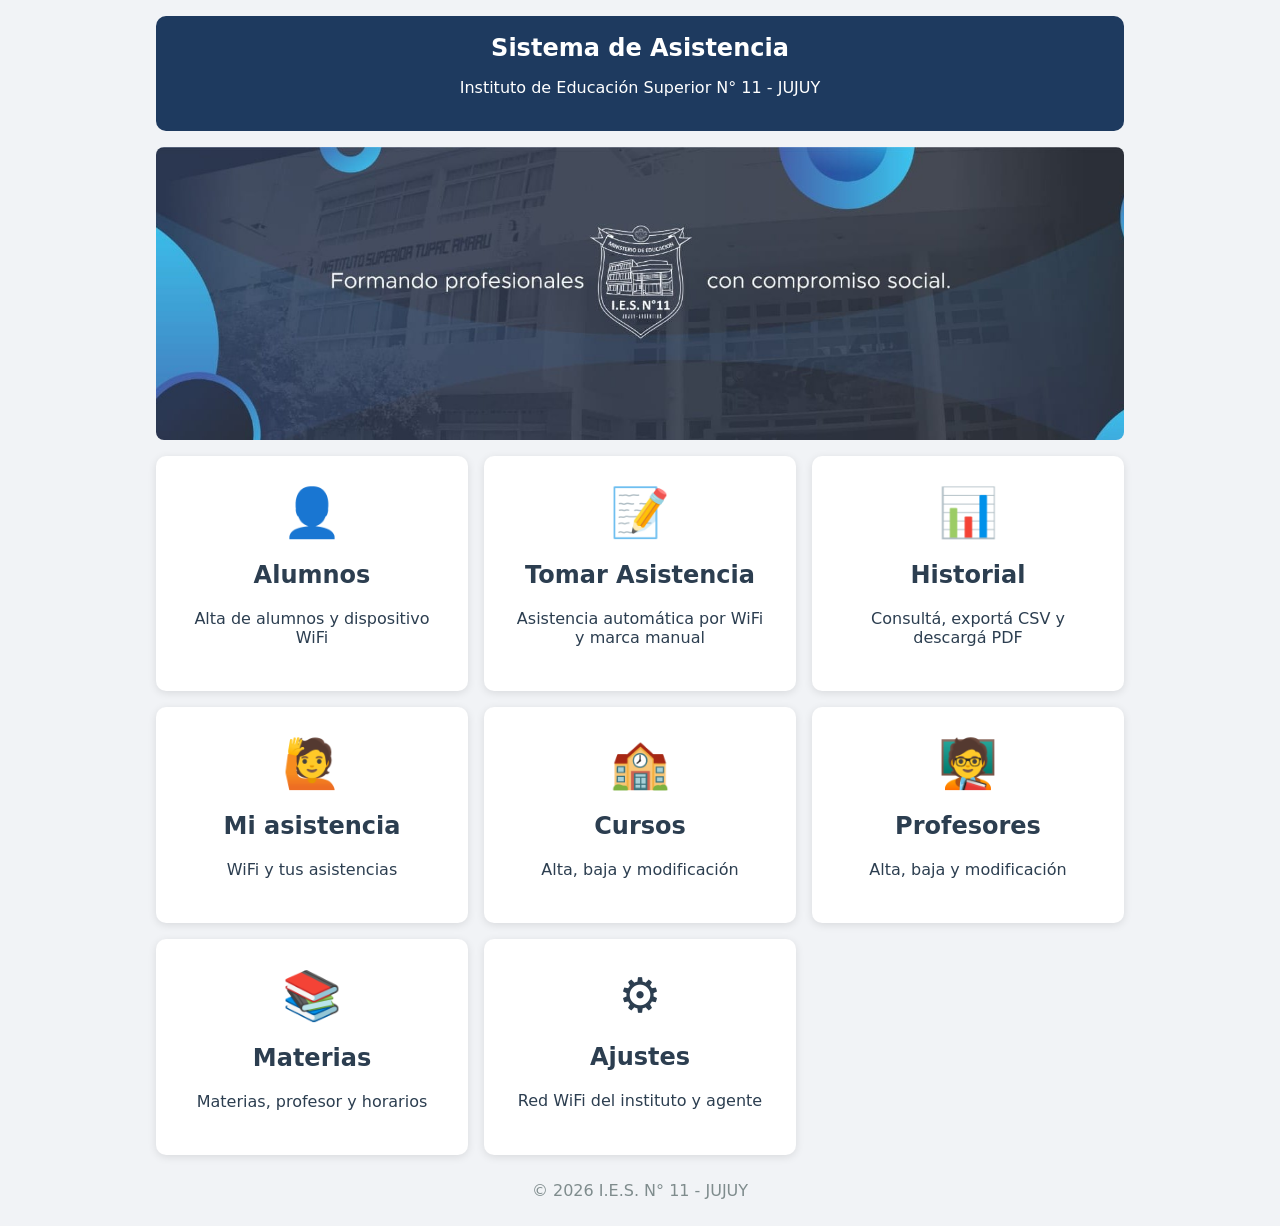
<file: index.html>
<!DOCTYPE html>
<html lang="es">
<head>
  <meta charset="UTF-8">
  <meta name="viewport" content="width=device-width, initial-scale=1.0">
  <title>Sistema de Asistencia - I.E.S. N° 11</title>
  <link rel="stylesheet" href="css/style.css">
</head>
<body>
<div class="container">
  <header>
    <h1>Sistema de Asistencia</h1>
    <p>Instituto de Educación Superior N° 11 - JUJUY</p>
    <nav id="nav"></nav>
  </header>

  <img src="portada.jpg" alt="Portada" onerror="this.style.display='none'"
       style="display:block;margin:0 auto 16px;max-width:100%;height:auto;border-radius:8px">

  <div class="menu-grid">
    <a class="menu-card" data-roles="admin" href="registro.html"><div class="icon">👤</div><h2>Alumnos</h2><p>Alta de alumnos y dispositivo WiFi</p></a>
    <a class="menu-card" data-roles="admin profesor" href="asistencia.html"><div class="icon">📝</div><h2>Tomar Asistencia</h2><p>Asistencia automática por WiFi y marca manual</p></a>
    <a class="menu-card" data-roles="admin profesor" href="historial.html"><div class="icon">📊</div><h2>Historial</h2><p>Consultá, exportá CSV y descargá PDF</p></a>
    <a class="menu-card" data-roles="alumno" href="alumno.html"><div class="icon">🙋</div><h2>Mi asistencia</h2><p>WiFi y tus asistencias</p></a>
    <a class="menu-card" data-roles="admin" href="cursos.html"><div class="icon">🏫</div><h2>Cursos</h2><p>Alta, baja y modificación</p></a>
    <a class="menu-card" data-roles="admin" href="profesores.html"><div class="icon">🧑‍🏫</div><h2>Profesores</h2><p>Alta, baja y modificación</p></a>
    <a class="menu-card" data-roles="admin" href="materias.html"><div class="icon">📚</div><h2>Materias</h2><p>Materias, profesor y horarios</p></a>
    <a class="menu-card" data-roles="admin" href="ajustes.html"><div class="icon">⚙️</div><h2>Ajustes</h2><p>Red WiFi del instituto y agente</p></a>
  </div>
  <footer>&copy; 2026 I.E.S. N° 11 - JUJUY</footer>
</div>
<script src="js/db.js"></script>
<script>
  document.addEventListener('DOMContentLoaded', async () => {
    const u = await iniciarPagina(['admin', 'profesor', 'alumno']);
    document.querySelectorAll('[data-roles]').forEach(el => {
      if (!el.dataset.roles.split(' ').includes(u.rol)) el.remove();
    });
  });
</script>
</body>
</html>
</file>
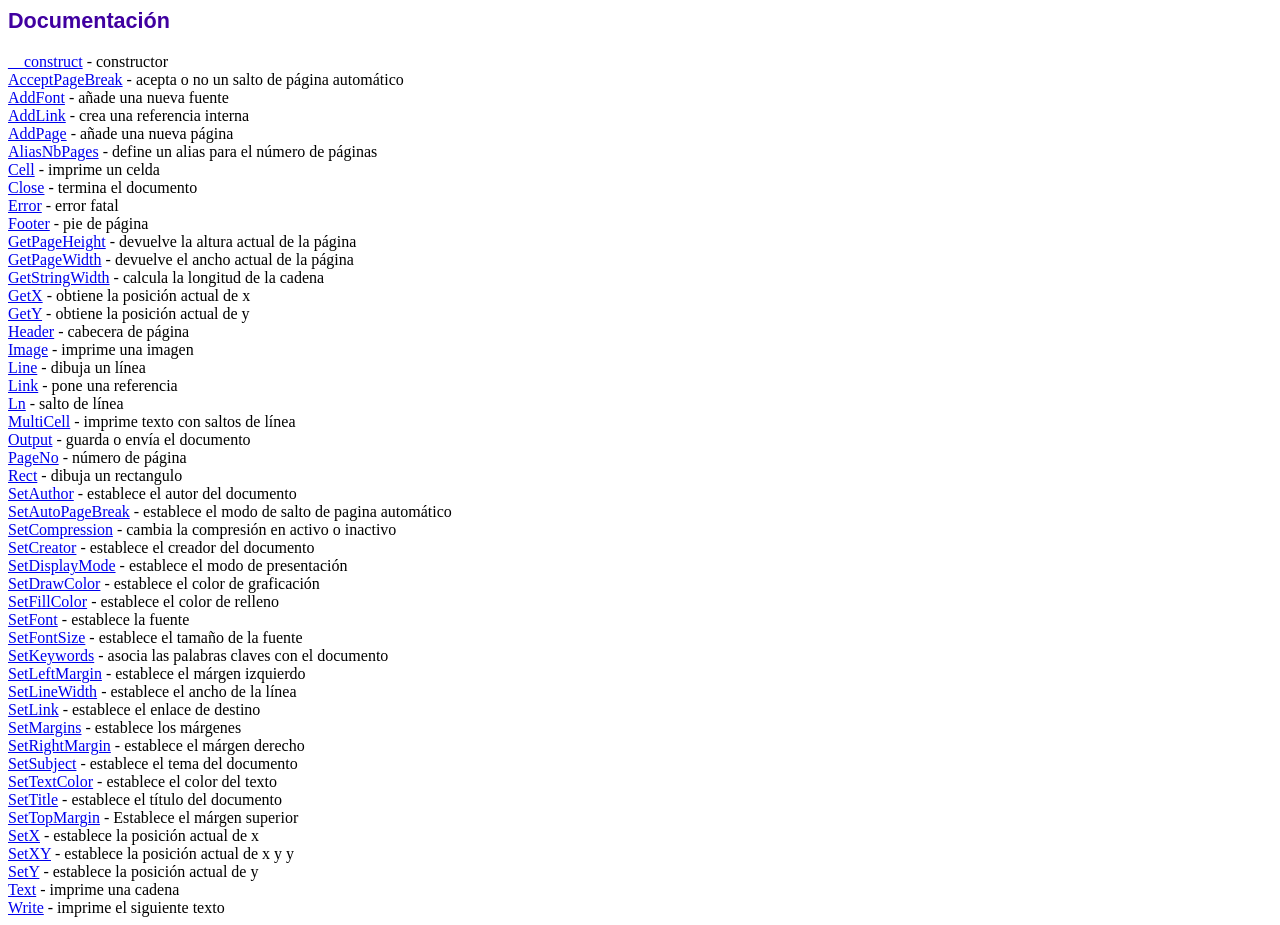
<file: lib/fpdf19/doc/index.htm>
<!DOCTYPE html PUBLIC "-//W3C//DTD HTML 4.01 Transitional//EN">
<html>
<head>
<meta http-equiv="Content-Type" content="text/html; charset=UTF-8">
<title>Documentación</title>
<link type="text/css" rel="stylesheet" href="../fpdf.css">
</head>
<body>
<h1>Documentación</h1>
<a href="__construct.htm">__construct</a> - constructor<br>
<a href="acceptpagebreak.htm">AcceptPageBreak</a> - acepta o no un salto de página automático<br>
<a href="addfont.htm">AddFont</a> - añade una nueva fuente<br>
<a href="addlink.htm">AddLink</a> - crea una referencia interna<br>
<a href="addpage.htm">AddPage</a> - añade una nueva página<br>
<a href="aliasnbpages.htm">AliasNbPages</a> - define un alias para el número de páginas<br>
<a href="cell.htm">Cell</a> - imprime un celda<br>
<a href="close.htm">Close</a> - termina el documento<br>
<a href="error.htm">Error</a> - error fatal<br>
<a href="footer.htm">Footer</a> - pie de página<br>
<a href="getpageheight.htm">GetPageHeight</a> - devuelve la altura actual de la página<br>
<a href="getpagewidth.htm">GetPageWidth</a> - devuelve el ancho actual de la página<br>
<a href="getstringwidth.htm">GetStringWidth</a> - calcula la longitud de la cadena<br>
<a href="getx.htm">GetX</a> - obtiene la posición actual de x<br>
<a href="gety.htm">GetY</a> - obtiene la posición actual de y<br>
<a href="header.htm">Header</a> - cabecera de página<br>
<a href="image.htm">Image</a> - imprime una imagen<br>
<a href="line.htm">Line</a> - dibuja un línea<br>
<a href="link.htm">Link</a> - pone una referencia<br>
<a href="ln.htm">Ln</a> - salto de línea<br>
<a href="multicell.htm">MultiCell</a> - imprime texto con saltos de línea<br>
<a href="output.htm">Output</a> - guarda o envía el documento<br>
<a href="pageno.htm">PageNo</a> - número de página<br>
<a href="rect.htm">Rect</a> - dibuja un rectangulo<br>
<a href="setauthor.htm">SetAuthor</a> - establece el autor del documento<br>
<a href="setautopagebreak.htm">SetAutoPageBreak</a> - establece el modo de salto de pagina automático<br>
<a href="setcompression.htm">SetCompression</a> - cambia la compresión en activo o inactivo<br>
<a href="setcreator.htm">SetCreator</a> - establece el creador del documento<br>
<a href="setdisplaymode.htm">SetDisplayMode</a> - establece el modo de presentación<br>
<a href="setdrawcolor.htm">SetDrawColor</a> - establece el color de graficación<br>
<a href="setfillcolor.htm">SetFillColor</a> - establece el color de relleno<br>
<a href="setfont.htm">SetFont</a> - establece la fuente<br>
<a href="setfontsize.htm">SetFontSize</a> - establece el tamaño de la fuente<br>
<a href="setkeywords.htm">SetKeywords</a> - asocia las palabras claves con el documento<br>
<a href="setleftmargin.htm">SetLeftMargin</a> - establece el márgen izquierdo<br>
<a href="setlinewidth.htm">SetLineWidth</a> - establece el ancho de la línea<br>
<a href="setlink.htm">SetLink</a> - establece el enlace de destino<br>
<a href="setmargins.htm">SetMargins</a> - establece los márgenes<br>
<a href="setrightmargin.htm">SetRightMargin</a> - establece el márgen derecho<br>
<a href="setsubject.htm">SetSubject</a> - establece el tema del documento<br>
<a href="settextcolor.htm">SetTextColor</a> - establece el color del texto<br>
<a href="settitle.htm">SetTitle</a> - establece el título del documento<br>
<a href="settopmargin.htm">SetTopMargin</a> - Establece el márgen superior<br>
<a href="setx.htm">SetX</a> - establece la posición actual de x<br>
<a href="setxy.htm">SetXY</a> - establece la posición actual de x y y<br>
<a href="sety.htm">SetY</a> - establece la posición actual de y<br>
<a href="text.htm">Text</a> - imprime una cadena<br>
<a href="write.htm">Write</a> - imprime el siguiente texto<br>
</body>
</html>
</file>
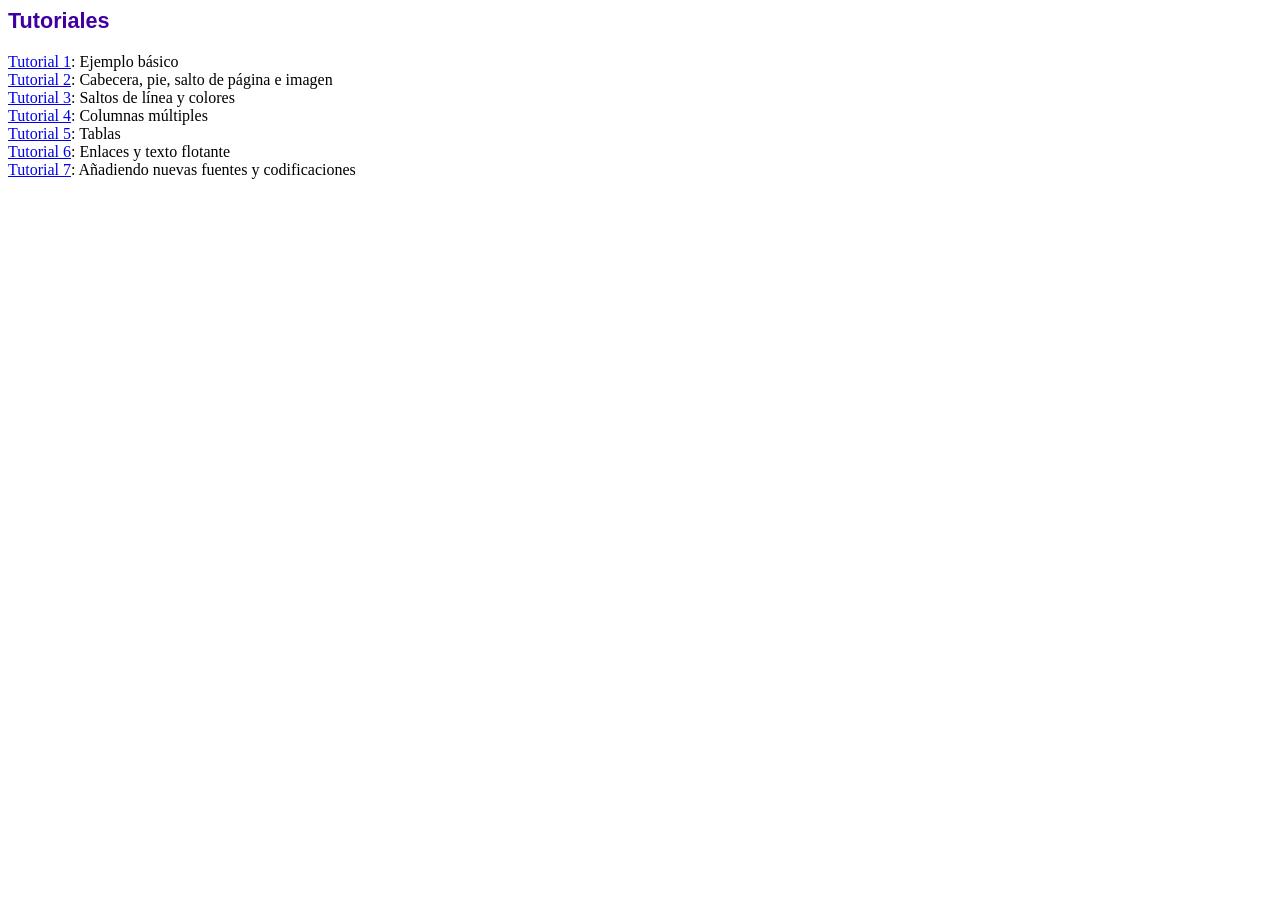
<file: lib/fpdf19/tutorial/index.htm>
<!DOCTYPE html PUBLIC "-//W3C//DTD HTML 4.01 Transitional//EN">
<html>
<head>
<meta http-equiv="Content-Type" content="text/html; charset=UTF-8">
<title>Tutoriales</title>
<link type="text/css" rel="stylesheet" href="../fpdf.css">
</head>
<body>
<h1>Tutoriales</h1>
<ul style="list-style-type:none; margin-left:0; padding-left:0">
<li><a href="tuto1.htm">Tutorial 1</a>: Ejemplo básico</li>
<li><a href="tuto2.htm">Tutorial 2</a>: Cabecera, pie, salto de página e imagen</li>
<li><a href="tuto3.htm">Tutorial 3</a>: Saltos de línea y colores</li>
<li><a href="tuto4.htm">Tutorial 4</a>: Columnas múltiples</li>
<li><a href="tuto5.htm">Tutorial 5</a>: Tablas</li>
<li><a href="tuto6.htm">Tutorial 6</a>: Enlaces y texto flotante</li>
<li><a href="tuto7.htm">Tutorial 7</a>: Añadiendo nuevas fuentes y codificaciones</li>
</ul>
</body>
</html>
</file>
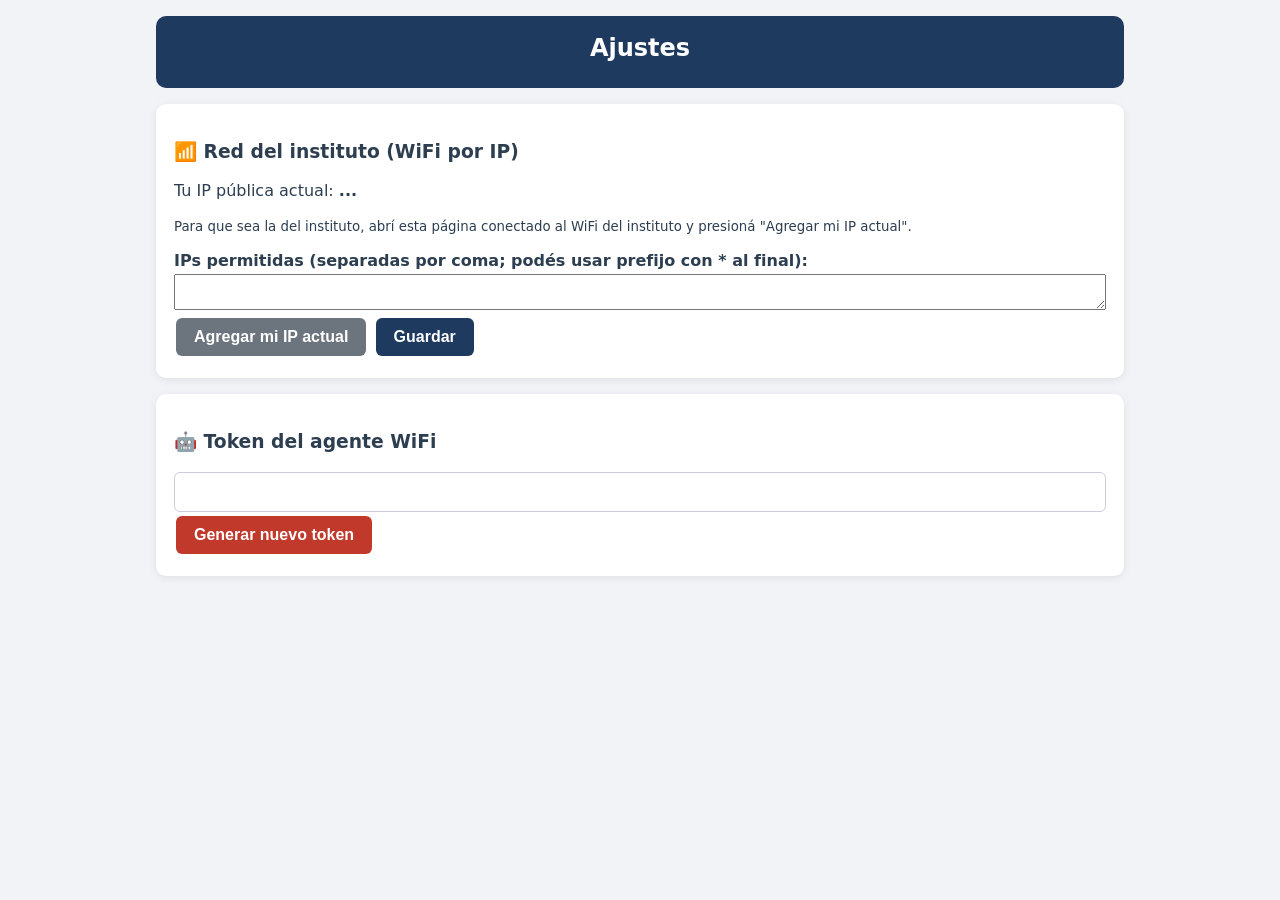
<file: ajustes.html>
<!DOCTYPE html>
<html lang="es">
<head>
  <meta charset="UTF-8">
  <meta name="viewport" content="width=device-width, initial-scale=1.0">
  <title>Ajustes</title>
  <link rel="stylesheet" href="css/style.css">
</head>
<body>
<div class="container">
  <header><h1>Ajustes</h1><nav id="nav"></nav></header>

  <div class="card">
    <h3>📶 Red del instituto (WiFi por IP)</h3>
    <p>Tu IP pública actual: <strong id="ipActual">...</strong></p>
    <p><small>Para que sea la del instituto, abrí esta página conectado al WiFi del instituto y presioná "Agregar mi IP actual".</small></p>
    <label for="ips">IPs permitidas (separadas por coma; podés usar prefijo con * al final):</label>
    <textarea id="ips" rows="2" style="width:100%"></textarea>
    <button id="agregarIp" class="btn-gris">Agregar mi IP actual</button>
    <button id="guardarIps">Guardar</button>
  </div>

  <div class="card">
    <h3>🤖 Token del agente WiFi</h3>
    <input id="token" readonly>
    <button id="nuevoToken" class="btn-rojo">Generar nuevo token</button>
  </div>
</div>
<script src="js/db.js"></script>
<script src="js/ajustes.js"></script>
</body>
</html>
</file>
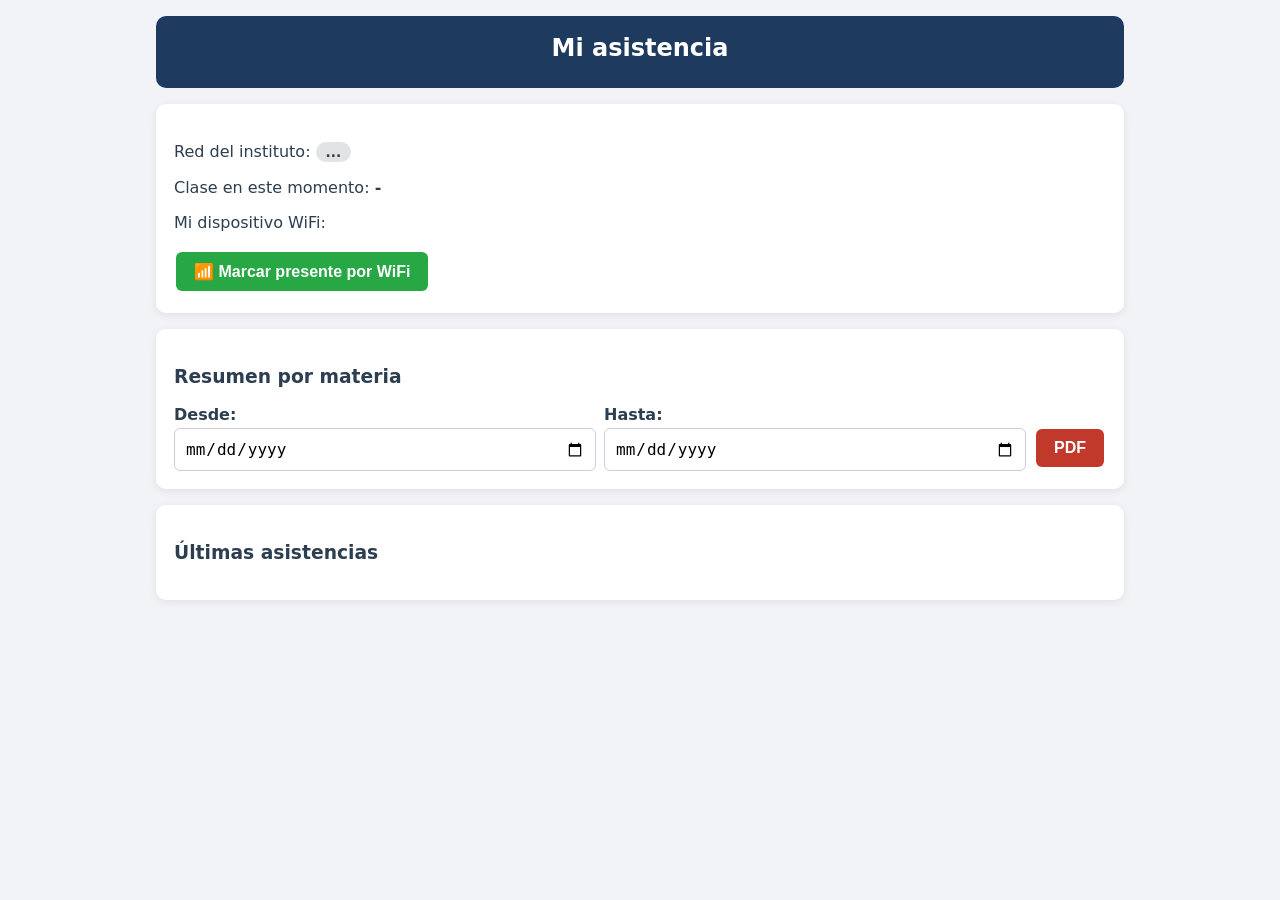
<file: alumno.html>
<!DOCTYPE html>
<html lang="es">
<head>
  <meta charset="UTF-8">
  <meta name="viewport" content="width=device-width, initial-scale=1.0">
  <title>Mi asistencia</title>
  <link rel="stylesheet" href="css/style.css">
</head>
<body>
<div class="container">
  <header><h1>Mi asistencia</h1><nav id="nav"></nav></header>

  <div class="card">
    <h2 id="saludo"></h2>
    <p>Red del instituto: <span id="redEstado" class="badge">...</span></p>
    <p>Clase en este momento: <strong id="claseActual">-</strong></p>
    <p>Mi dispositivo WiFi: <span id="macEstado"></span></p>
    <button id="marcarBtn" class="btn-verde">📶 Marcar presente por WiFi</button>
  </div>

  <div class="card">
    <h3>Resumen por materia</h3>
    <div style="display:grid;grid-template-columns:1fr 1fr auto;gap:8px;align-items:end">
      <div><label for="desde">Desde:</label><input type="date" id="desde"></div>
      <div><label for="hasta">Hasta:</label><input type="date" id="hasta"></div>
      <button id="pdfBtn" class="btn-rojo">PDF</button>
    </div>
    <div id="resumen" style="overflow-x:auto"></div>
  </div>

  <div class="card"><h3>Últimas asistencias</h3><div id="ultimos"></div></div>
</div>
<script src="js/db.js"></script>
<script src="js/alumno.js"></script>
</body>
</html>
</file>
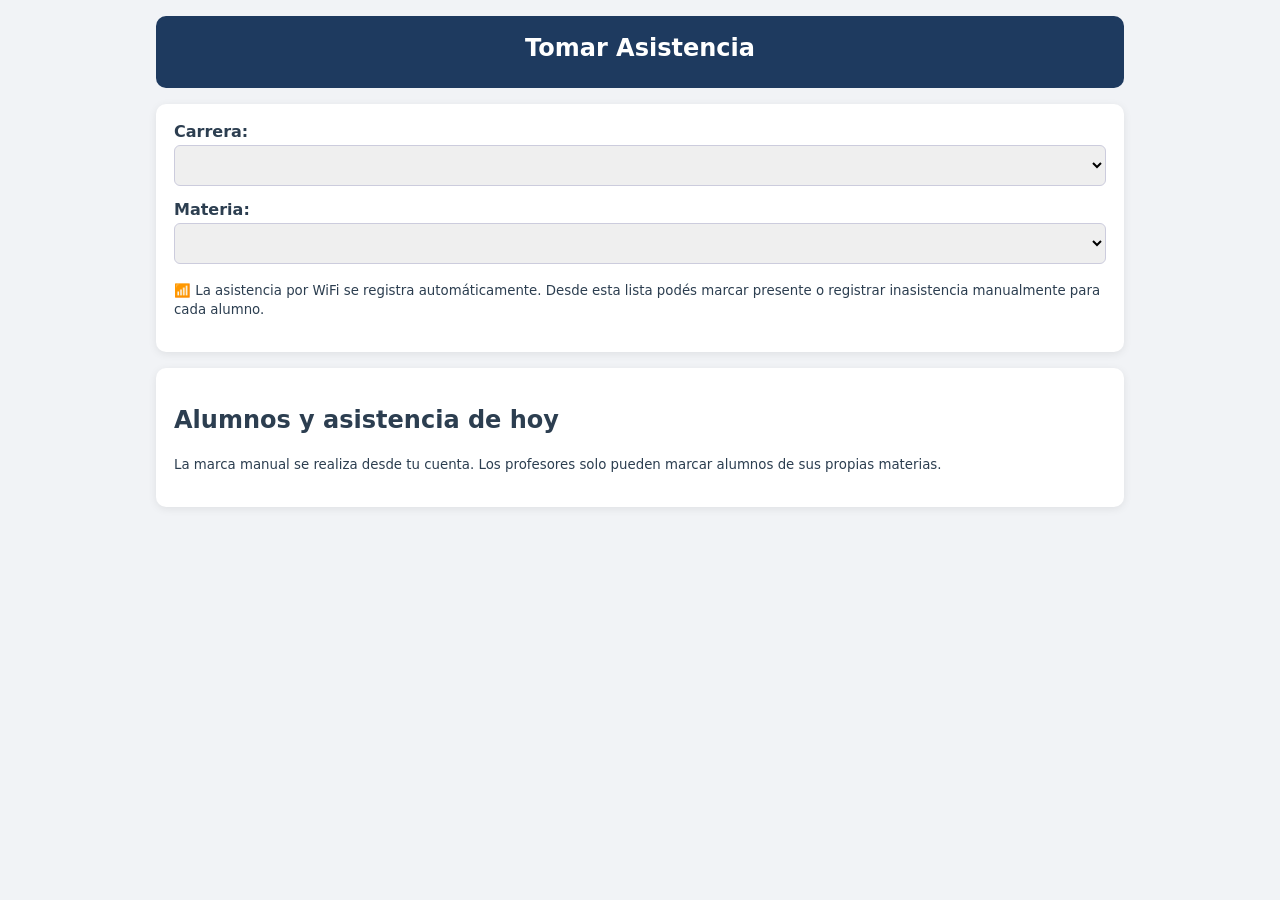
<file: asistencia.html>
<!DOCTYPE html>
<html lang="es">
<head>
  <meta charset="UTF-8">
  <meta name="viewport" content="width=device-width, initial-scale=1.0">
  <title>Tomar Asistencia</title>
  <link rel="stylesheet" href="css/style.css">
</head>
<body>
<div class="container">
  <header><h1>Tomar Asistencia</h1><nav id="nav"></nav></header>

  <div class="card">
    <div class="form-group"><label for="carreraAsistencia">Carrera:</label><select id="carreraAsistencia"></select></div>
    <div class="form-group"><label for="cursoAsistencia">Materia:</label><select id="cursoAsistencia"></select></div>
    <p><small>📶 La asistencia por WiFi se registra automáticamente. Desde esta lista podés marcar presente o registrar inasistencia manualmente para cada alumno.</small></p>
  </div>

  <div class="asistencia-resultados">
    <h2>Alumnos y asistencia de hoy</h2>
    <p><small>La marca manual se realiza desde tu cuenta. Los profesores solo pueden marcar alumnos de sus propias materias.</small></p>
    <div id="lista"></div>
  </div>
</div>
<script src="js/db.js"></script>
<script src="js/asistencia.js"></script>
</body>
</html>
</file>
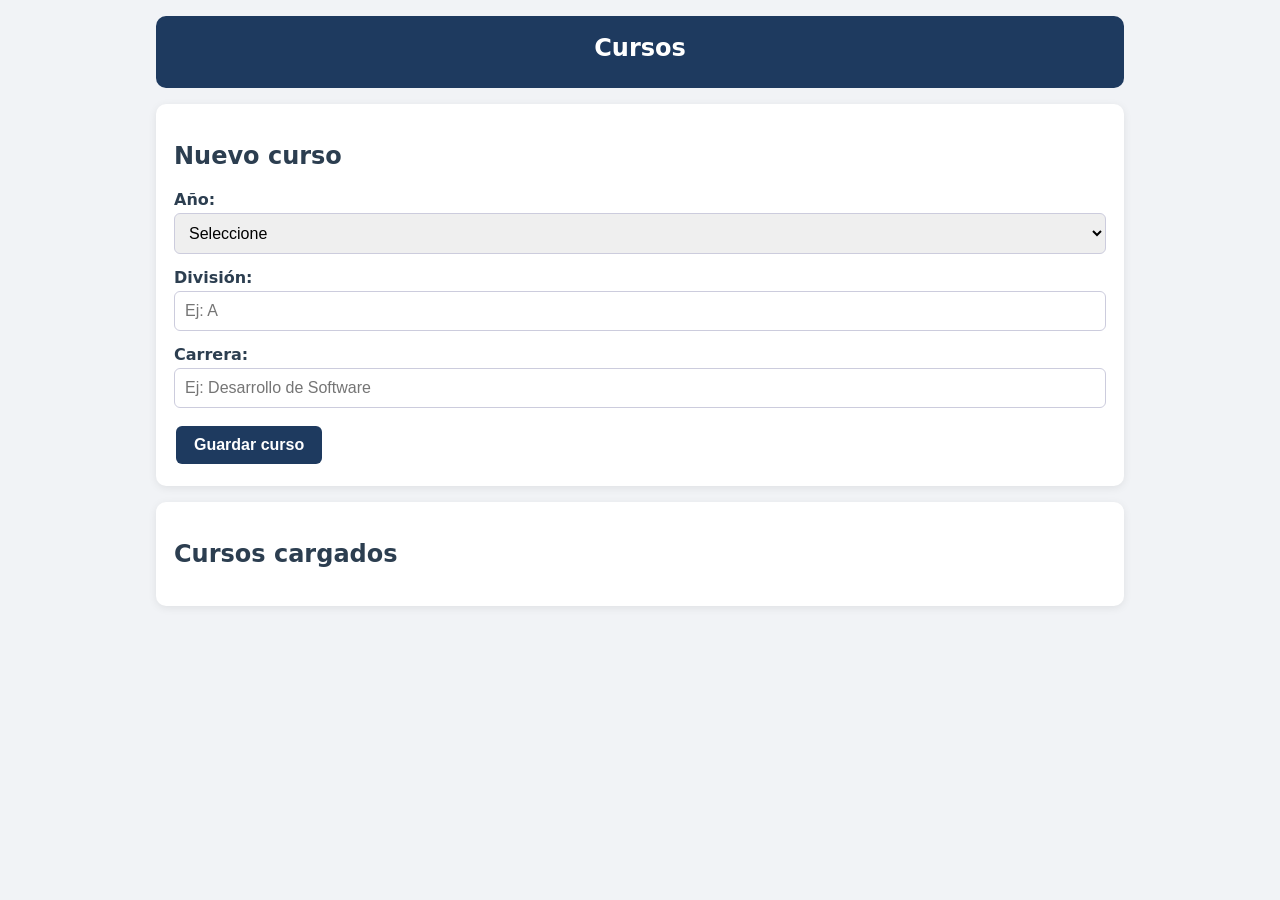
<file: cursos.html>
<!DOCTYPE html>
<html lang="es">
<head>
  <meta charset="UTF-8">
  <meta name="viewport" content="width=device-width, initial-scale=1.0">
  <title>Cursos</title>
  <link rel="stylesheet" href="css/style.css">
</head>
<body>
<div class="container">
  <header>
    <h1>Cursos</h1>
    <nav id="nav"></nav>
  </header>

  <div class="form-container">
    <h2 id="tituloForm">Nuevo curso</h2>
    <form id="cursoForm">
      <div class="form-group">
        <label for="anio">Año:</label>
        <select id="anio" required>
          <option value="">Seleccione</option>
          <option value="1">1°</option>
          <option value="2">2°</option>
          <option value="3">3°</option>
          <option value="4">4°</option>
        </select>
      </div>
      <div class="form-group">
        <label for="division">División:</label>
        <input id="division" maxlength="5" placeholder="Ej: A" required>
      </div>
      <div class="form-group">
        <label for="carrera">Carrera:</label>
        <input id="carrera" list="carreras" placeholder="Ej: Desarrollo de Software" required>
        <datalist id="carreras"></datalist>
      </div>
      <button type="submit" id="guardarBtn">Guardar curso</button>
      <button type="button" id="cancelarBtn" class="btn-gris" style="display:none">Cancelar edición</button>
    </form>
  </div>

  <div class="estudiantes-registrados">
    <h2>Cursos cargados</h2>
    <div id="listaCursos"></div>
  </div>
</div>

<script src="js/db.js"></script>
<script src="js/cursos.js"></script>
</body>
</html>
</file>
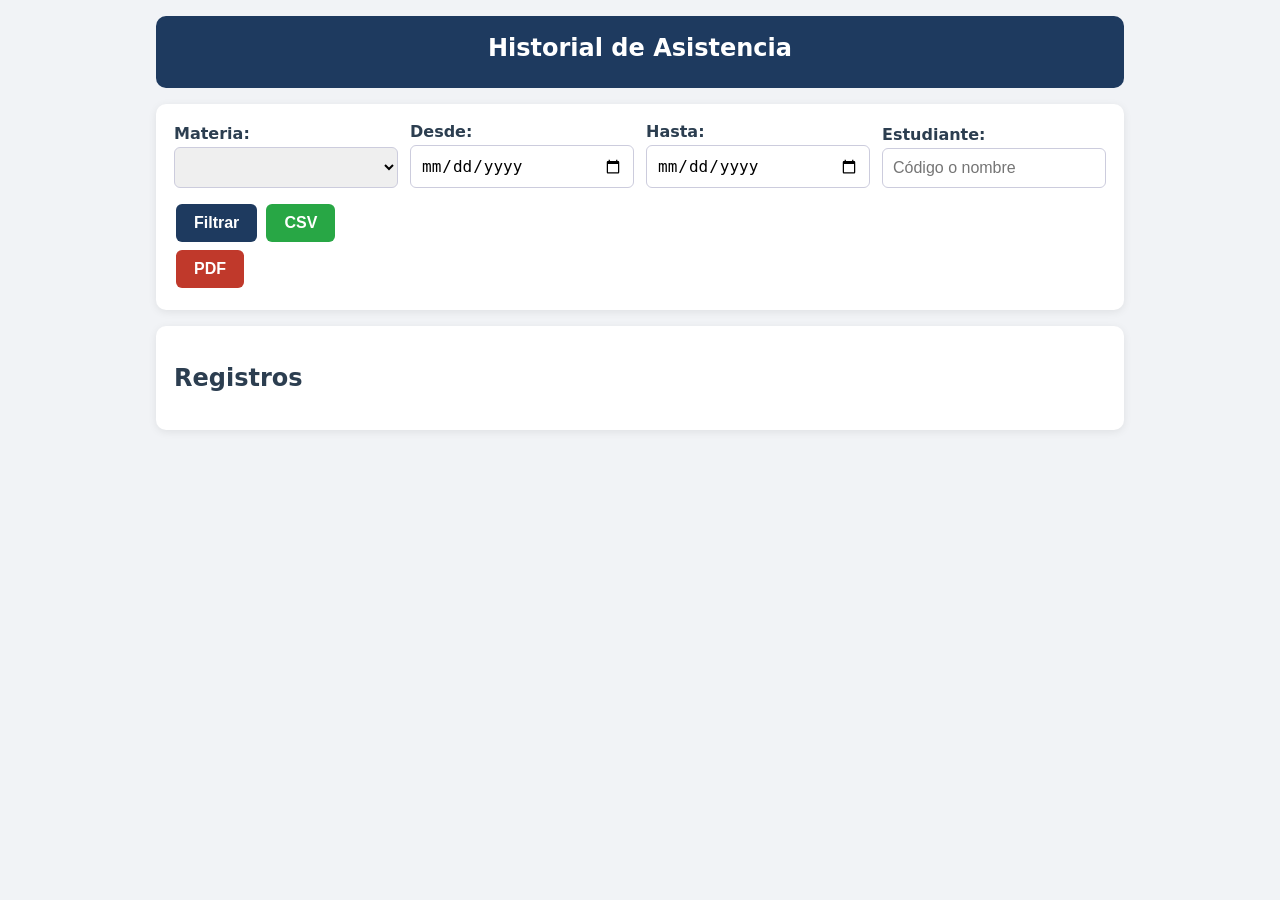
<file: historial.html>
<!DOCTYPE html>
<html lang="es">
<head>
  <meta charset="UTF-8">
  <meta name="viewport" content="width=device-width, initial-scale=1.0">
  <title>Historial de Asistencia</title>
  <link rel="stylesheet" href="css/style.css">
</head>
<body>
<div class="container">
  <header><h1>Historial de Asistencia</h1><nav id="nav"></nav></header>

  <div class="filtros">
    <div><label for="filtroMateria">Materia:</label><select id="filtroMateria"></select></div>
    <div><label for="desde">Desde:</label><input type="date" id="desde"></div>
    <div><label for="hasta">Hasta:</label><input type="date" id="hasta"></div>
    <div><label for="filtroEstudiante">Estudiante:</label><input id="filtroEstudiante" placeholder="Código o nombre"></div>
    <div>
      <button id="aplicarFiltros">Filtrar</button>
      <button id="exportarBtn" class="btn-verde">CSV</button>
      <button id="pdfBtn" class="btn-rojo">PDF</button>
    </div>
  </div>

  <div class="historial-container">
    <h2>Registros</h2>
    <div id="tablaHistorial" style="overflow-x:auto"></div>
  </div>
</div>
<script src="js/db.js"></script>
<script src="js/historial.js"></script>
</body>
</html>
</file>
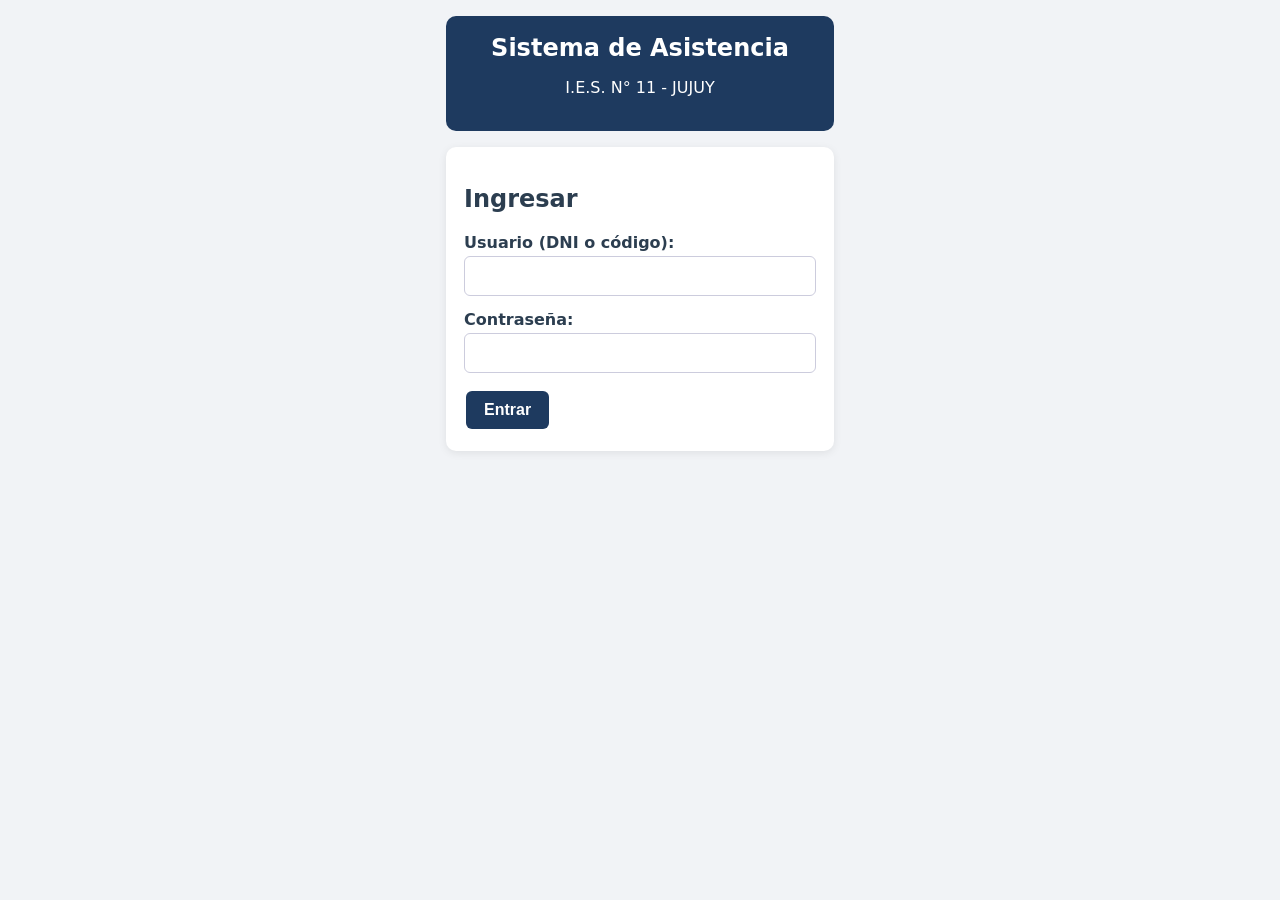
<file: login.html>
<!DOCTYPE html>
<html lang="es">
<head>
  <meta charset="UTF-8">
  <meta name="viewport" content="width=device-width, initial-scale=1.0">
  <title>Ingresar - SIA</title>
  <link rel="stylesheet" href="css/style.css">
</head>
<body>
<div class="container" style="max-width:420px">
  <header><h1>Sistema de Asistencia</h1><p>I.E.S. N° 11 - JUJUY</p></header>
  <div class="form-container">
    <form id="loginForm">
      <h2>Ingresar</h2>
      <div class="form-group"><label for="usuario">Usuario (DNI o código):</label><input id="usuario" required autocomplete="username"></div>
      <div class="form-group"><label for="clave">Contraseña:</label><input type="password" id="clave" required autocomplete="current-password"></div>
      <button type="submit">Entrar</button>
    </form>
    <form id="claveForm" class="hidden">
      <h2>Elegí una nueva contraseña</h2>
      <div class="form-group"><label for="actual">Contraseña actual:</label><input type="password" id="actual" required></div>
      <div class="form-group"><label for="nueva">Nueva (mínimo 8 caracteres):</label><input type="password" id="nueva" minlength="8" required></div>
      <button type="submit">Guardar y entrar</button>
    </form>
  </div>
</div>
<script src="js/db.js"></script>
<script src="js/login.js"></script>
</body>
</html>
</file>
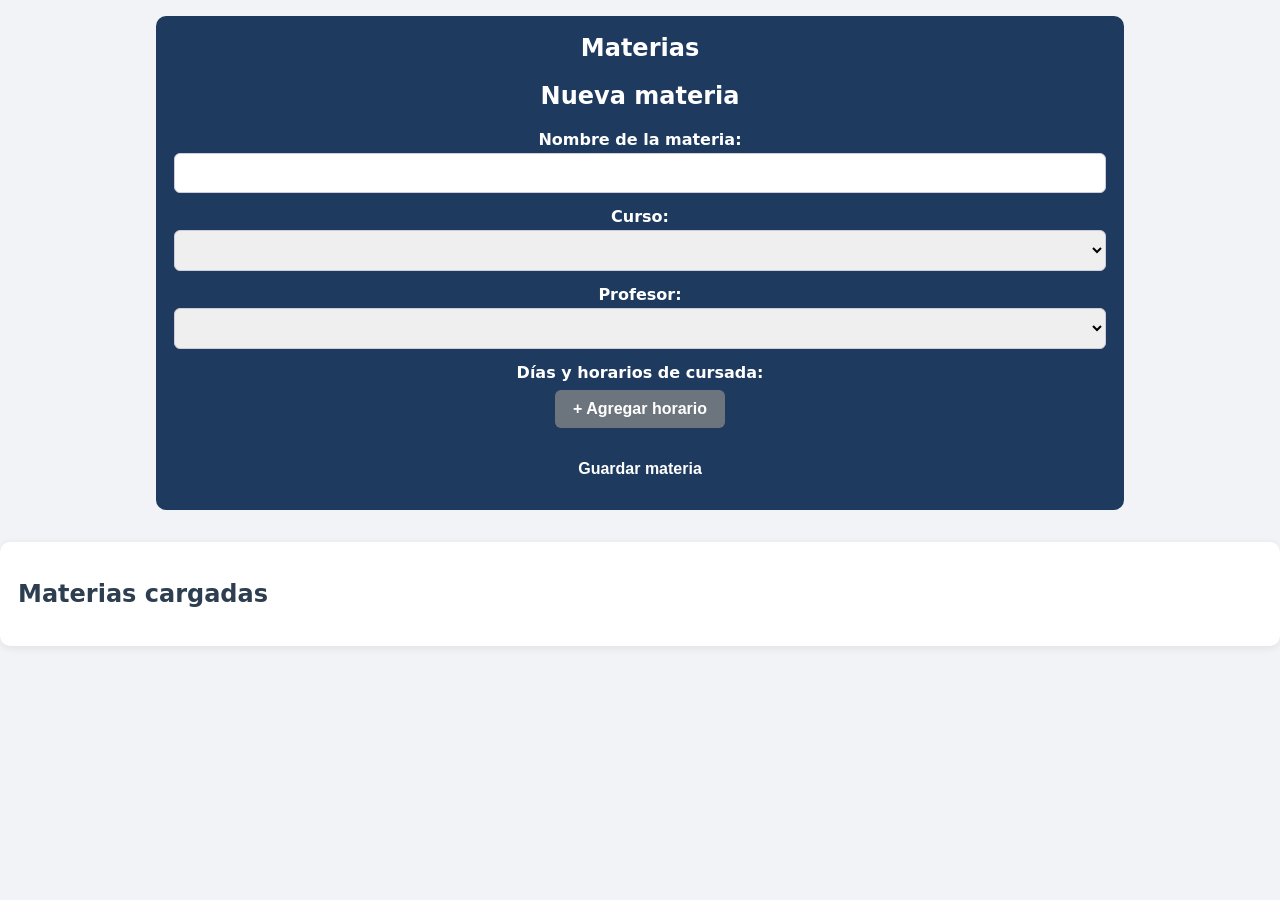
<file: materias.html>
<!DOCTYPE html>
<html lang="es">
<head>
  <meta charset="UTF-8">
  <meta name="viewport" content="width=device-width, initial-scale=1.0">
  <title>Materias</title>
  <link rel="stylesheet" href="css/style.css">
  <style>
    .fila-horario{display:grid;grid-template-columns:1.4fr 1fr 1fr auto;gap:8px;margin-bottom:8px;align-items:center}
    @media(max-width:600px){.fila-horario{grid-template-columns:1fr 1fr}}
  </style>
</head>
<body>
<div class="container">
  <header>
    <h1>Materias</h1>
   <nav id="nav"></nav>
    <h2 id="tituloForm">Nueva materia</h2>
    <form id="materiaForm">
      <div class="form-group">
        <label for="nombre">Nombre de la materia:</label>
        <input id="nombre" required>
      </div>
      <div class="form-group">
        <label for="cursoId">Curso:</label>
        <select id="cursoId" required></select>
      </div>
      <div class="form-group">
        <label for="profesorId">Profesor:</label>
        <select id="profesorId"></select>
      </div>

      <div class="form-group">
        <label>Días y horarios de cursada:</label>
        <div id="horarios"></div>
        <button type="button" id="agregarHorario" class="btn-gris">+ Agregar horario</button>
      </div>

      <button type="submit" id="guardarBtn">Guardar materia</button>
      <button type="button" id="cancelarBtn" class="btn-gris" style="display:none">Cancelar edición</button>
    </form>
  </div>

  <div class="estudiantes-registrados">
    <h2>Materias cargadas</h2>
    <div id="listaMaterias"></div>
  </div>
</div>

<script src="js/db.js"></script>
<script src="js/materias.js"></script>
</body>
</html>
</file>
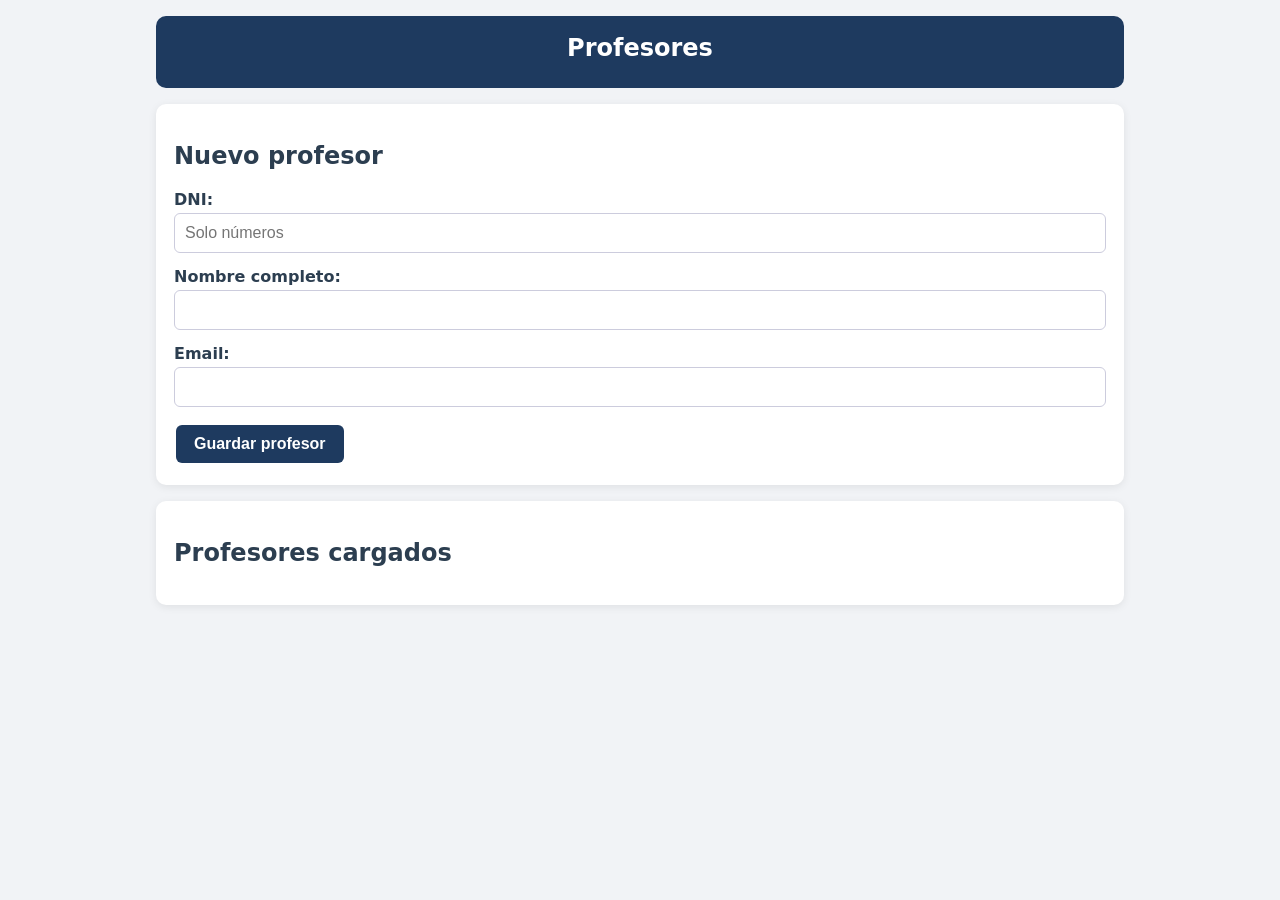
<file: profesores.html>
<!DOCTYPE html>
<html lang="es">
<head>
  <meta charset="UTF-8">
  <meta name="viewport" content="width=device-width, initial-scale=1.0">
  <title>Profesores</title>
  <link rel="stylesheet" href="css/style.css">
</head>
<body>
<div class="container">
  <header>
    <h1>Profesores</h1>
    <nav id="nav"></nav>
  </header>

  <div class="form-container">
    <h2 id="tituloForm">Nuevo profesor</h2>
    <form id="profForm">
      <div class="form-group">
        <label for="dni">DNI:</label>
        <input id="dni" inputmode="numeric" maxlength="9" placeholder="Solo números" required>
      </div>
      <div class="form-group">
        <label for="nombre">Nombre completo:</label>
        <input id="nombre" required>
      </div>
      <div class="form-group">
        <label for="email">Email:</label>
        <input type="email" id="email" required>
      </div>
      <button type="submit" id="guardarBtn">Guardar profesor</button>
      <button type="button" id="cancelarBtn" class="btn-gris" style="display:none">Cancelar edición</button>
    </form>
  </div>

  <div class="estudiantes-registrados">
    <h2>Profesores cargados</h2>
    <div id="listaProfesores"></div>
  </div>
</div>

<script src="js/db.js"></script>
<script src="js/profesores.js"></script>
</body>
</html>
</file>
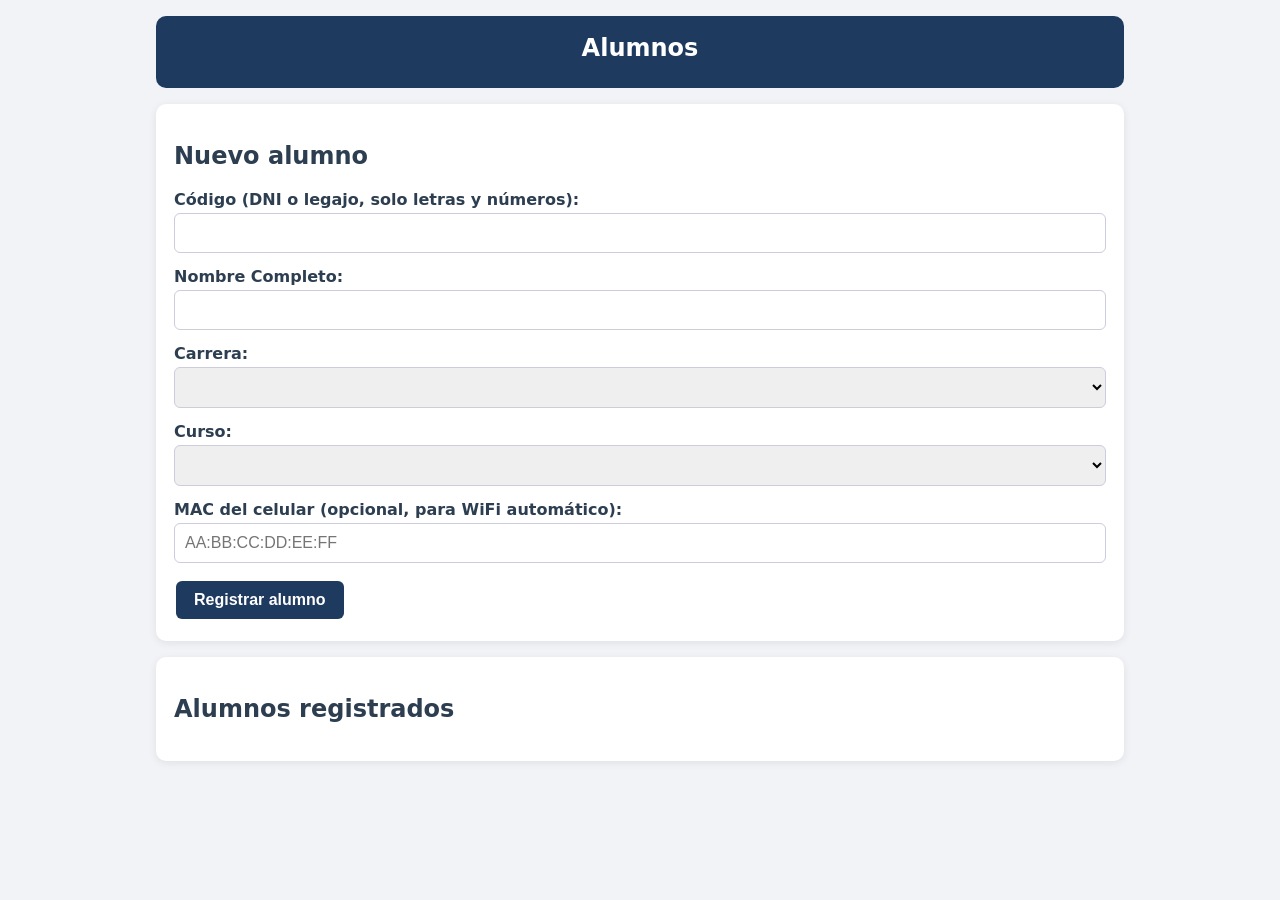
<file: registro.html>
<!DOCTYPE html>
<html lang="es">
<head>
  <meta charset="UTF-8">
  <meta name="viewport" content="width=device-width, initial-scale=1.0">
  <title>Alumnos</title>
  <link rel="stylesheet" href="css/style.css">
</head>
<body>
<div class="container">
  <header><h1>Alumnos</h1><nav id="nav"></nav></header>

  <div class="form-container">
    <h2 id="tituloForm">Nuevo alumno</h2>
    <form id="registroForm">
      <div class="form-group"><label for="codigo">Código (DNI o legajo, solo letras y números):</label><input id="codigo" maxlength="20" required></div>
      <div class="form-group"><label for="nombre">Nombre Completo:</label><input id="nombre" required></div>
      <div class="form-group"><label for="carrera">Carrera:</label><select id="carrera" required></select></div>
      <div class="form-group"><label for="curso">Curso:</label><select id="curso" required></select></div>
      <div class="form-group"><label for="mac">MAC del celular (opcional, para WiFi automático):</label>
        <input id="mac" placeholder="AA:BB:CC:DD:EE:FF" maxlength="17"></div>
      <button type="submit" id="guardarBtn">Registrar alumno</button>
      <button type="button" id="cancelarBtn" class="btn-gris" style="display:none">Cancelar edición</button>
    </form>
  </div>

  <div class="estudiantes-registrados">
    <h2>Alumnos registrados</h2>
    <div id="listaEstudiantes"></div>
  </div>
</div>
<script src="js/db.js"></script>
<script src="js/registro.js"></script>
</body>
</html>
</file>
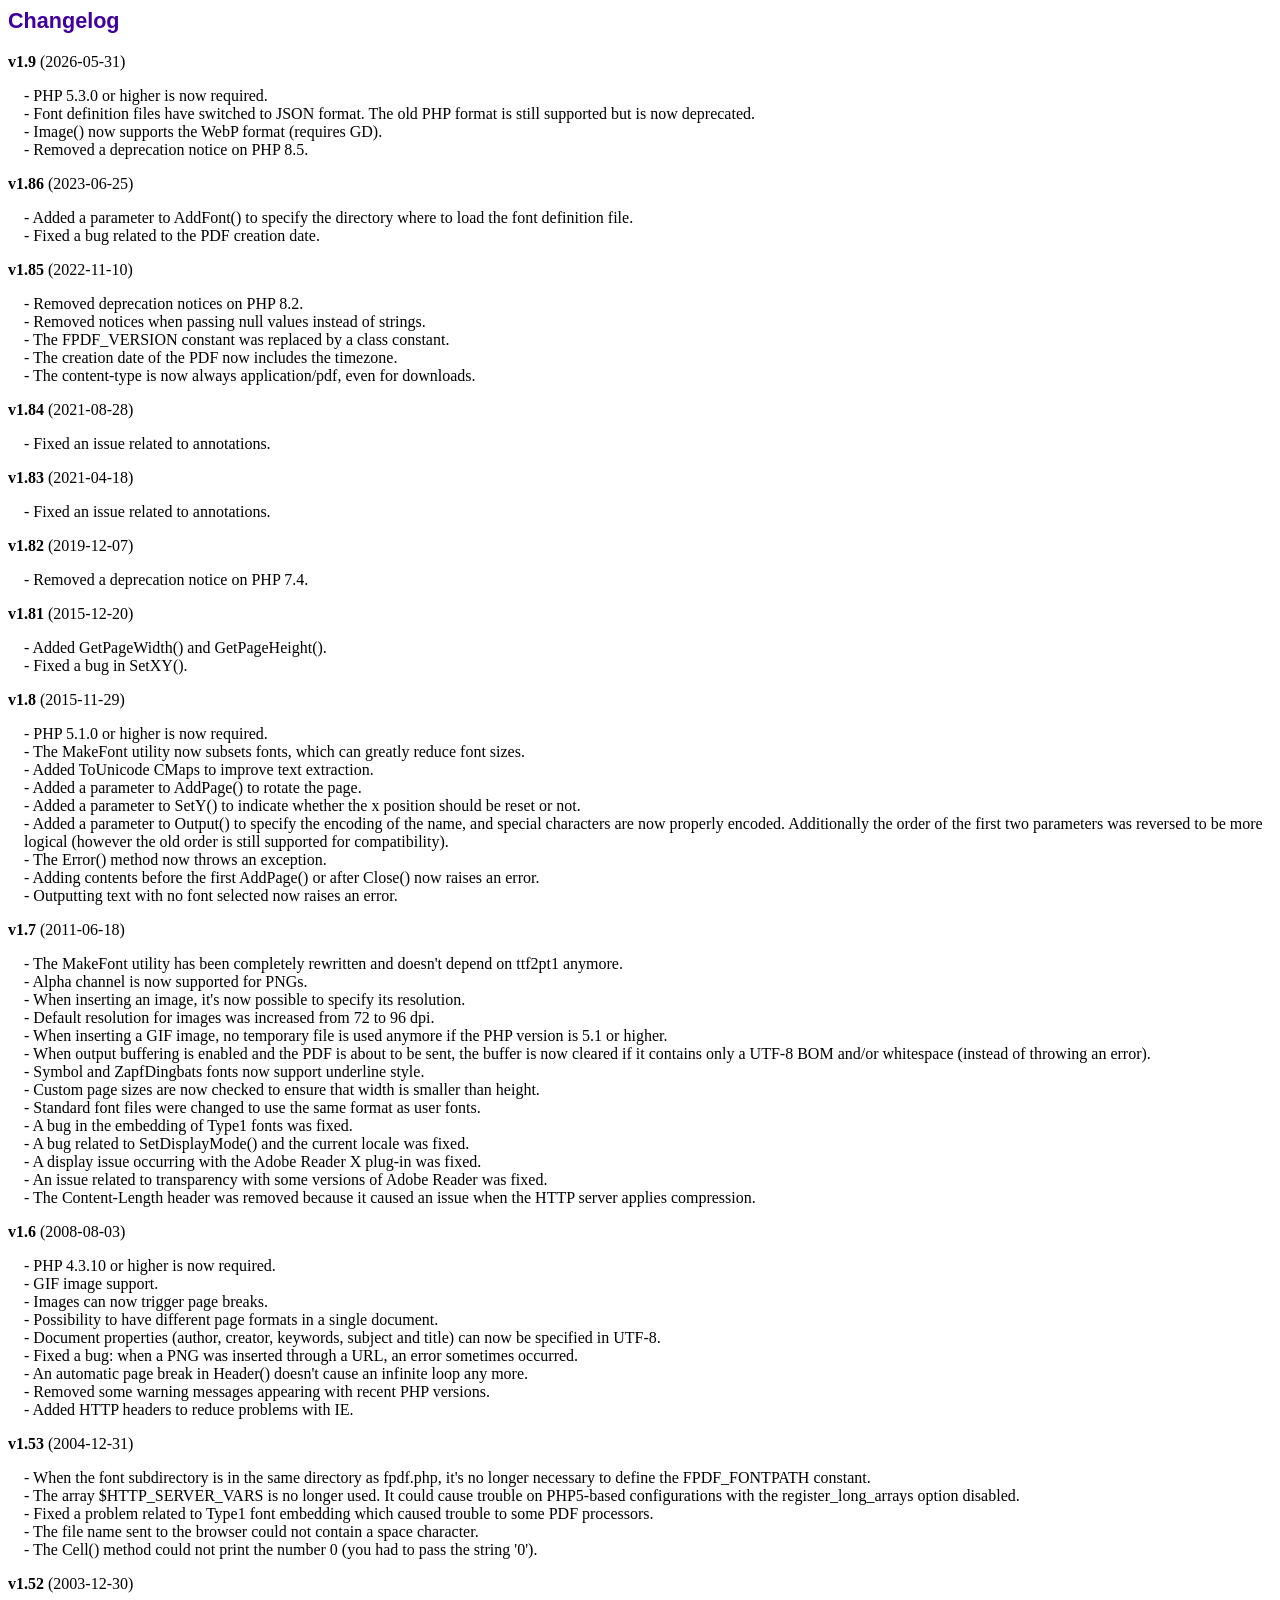
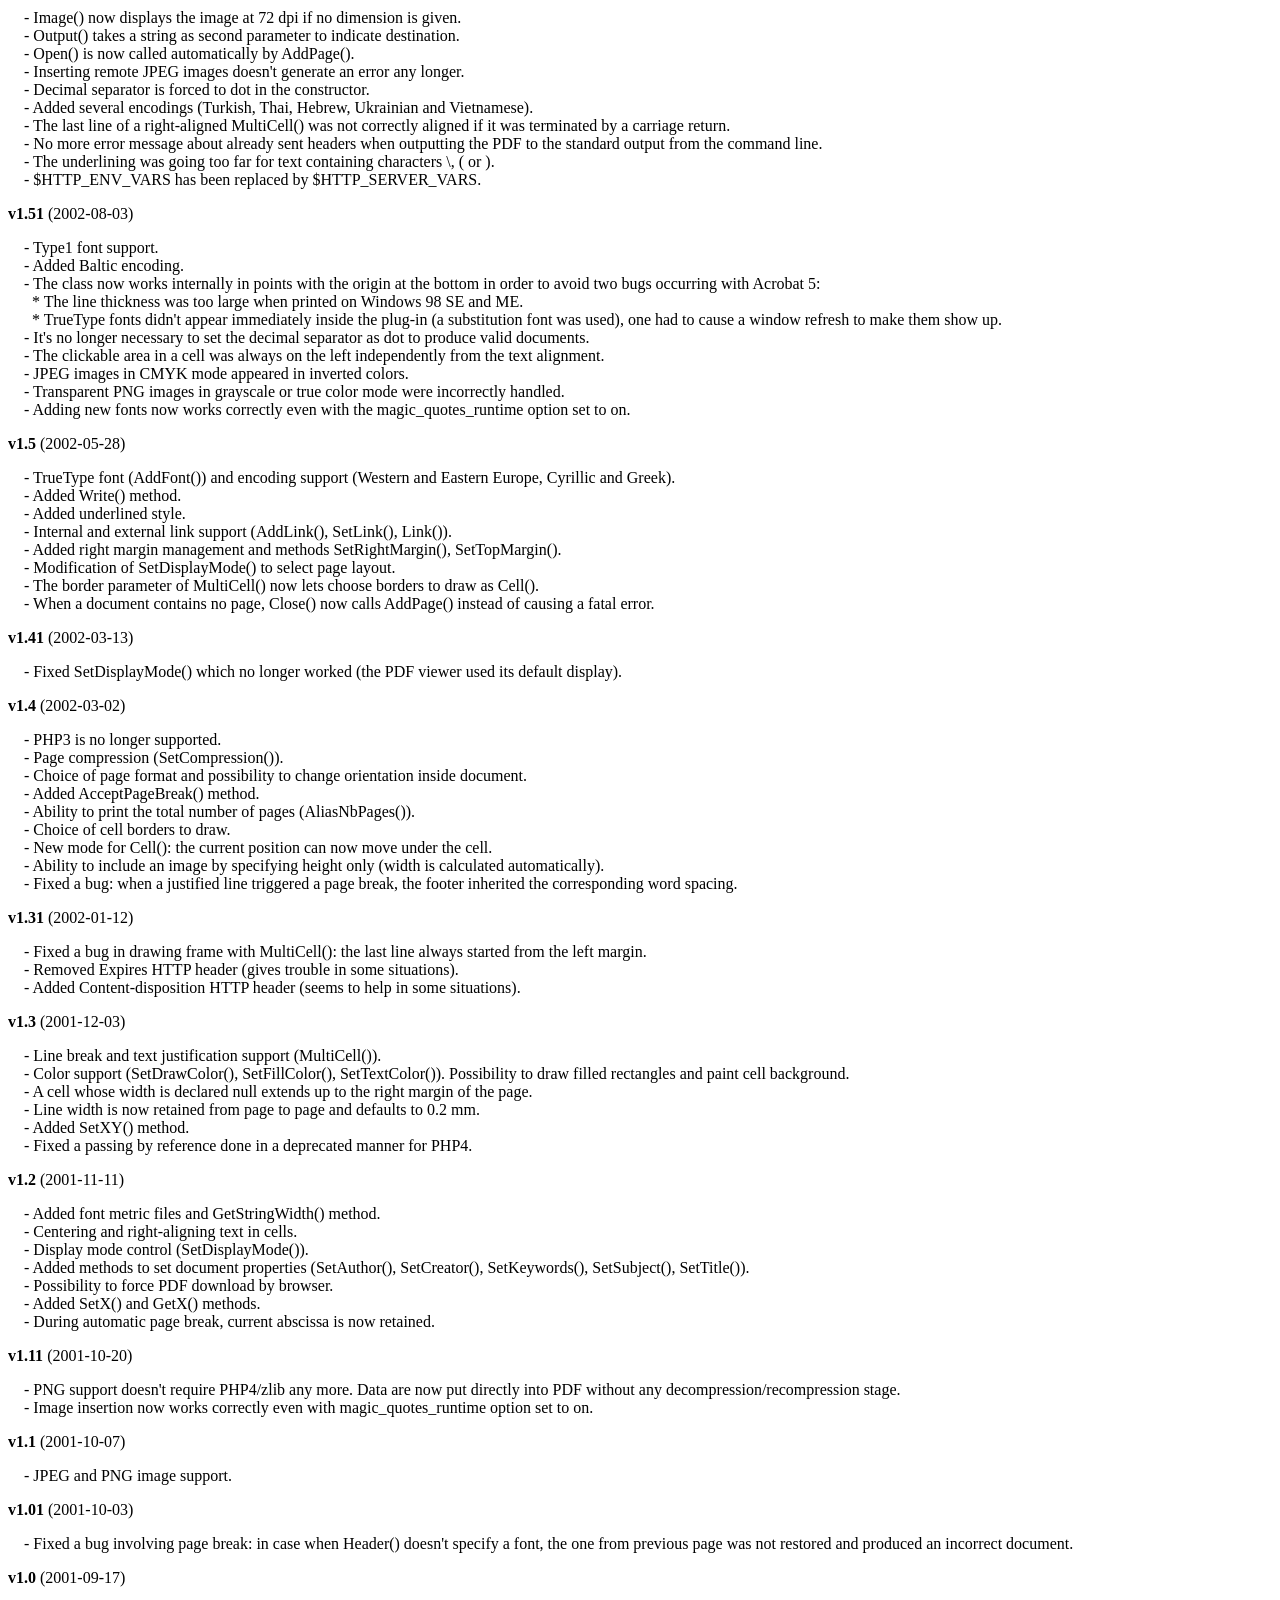
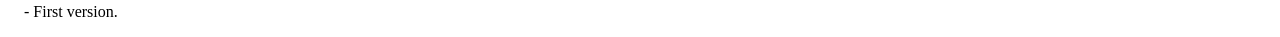
<file: lib/fpdf19/changelog.htm>
<!DOCTYPE html PUBLIC "-//W3C//DTD HTML 4.01 Transitional//EN">
<html>
<head>
<meta http-equiv="Content-Type" content="text/html; charset=UTF-8">
<title>Changelog</title>
<link type="text/css" rel="stylesheet" href="fpdf.css">
<style type="text/css">
dd {margin:1em 0 1em 1em}
</style>
</head>
<body>
<h1>Changelog</h1>
<dl>
<dt><strong>v1.9</strong> (2026-05-31)</dt>
<dd>
- PHP 5.3.0 or higher is now required.<br>
- Font definition files have switched to JSON format. The old PHP format is still supported but is now deprecated.<br>
- Image() now supports the WebP format (requires GD).<br>
- Removed a deprecation notice on PHP 8.5.<br>
</dd>
<dt><strong>v1.86</strong> (2023-06-25)</dt>
<dd>
- Added a parameter to AddFont() to specify the directory where to load the font definition file.<br>
- Fixed a bug related to the PDF creation date.<br>
</dd>
<dt><strong>v1.85</strong> (2022-11-10)</dt>
<dd>
- Removed deprecation notices on PHP 8.2.<br>
- Removed notices when passing null values instead of strings.<br>
- The FPDF_VERSION constant was replaced by a class constant.<br>
- The creation date of the PDF now includes the timezone.<br>
- The content-type is now always application/pdf, even for downloads.<br>
</dd>
<dt><strong>v1.84</strong> (2021-08-28)</dt>
<dd>
- Fixed an issue related to annotations.<br>
</dd>
<dt><strong>v1.83</strong> (2021-04-18)</dt>
<dd>
- Fixed an issue related to annotations.<br>
</dd>
<dt><strong>v1.82</strong> (2019-12-07)</dt>
<dd>
- Removed a deprecation notice on PHP 7.4.<br>
</dd>
<dt><strong>v1.81</strong> (2015-12-20)</dt>
<dd>
- Added GetPageWidth() and GetPageHeight().<br>
- Fixed a bug in SetXY().<br>
</dd>
<dt><strong>v1.8</strong> (2015-11-29)</dt>
<dd>
- PHP 5.1.0 or higher is now required.<br>
- The MakeFont utility now subsets fonts, which can greatly reduce font sizes.<br>
- Added ToUnicode CMaps to improve text extraction.<br>
- Added a parameter to AddPage() to rotate the page.<br>
- Added a parameter to SetY() to indicate whether the x position should be reset or not.<br>
- Added a parameter to Output() to specify the encoding of the name, and special characters are now properly encoded. Additionally the order of the first two parameters was reversed to be more logical (however the old order is still supported for compatibility).<br>
- The Error() method now throws an exception.<br>
- Adding contents before the first AddPage() or after Close() now raises an error.<br>
- Outputting text with no font selected now raises an error.<br>
</dd>
<dt><strong>v1.7</strong> (2011-06-18)</dt>
<dd>
- The MakeFont utility has been completely rewritten and doesn't depend on ttf2pt1 anymore.<br>
- Alpha channel is now supported for PNGs.<br>
- When inserting an image, it's now possible to specify its resolution.<br>
- Default resolution for images was increased from 72 to 96 dpi.<br>
- When inserting a GIF image, no temporary file is used anymore if the PHP version is 5.1 or higher.<br>
- When output buffering is enabled and the PDF is about to be sent, the buffer is now cleared if it contains only a UTF-8 BOM and/or whitespace (instead of throwing an error).<br>
- Symbol and ZapfDingbats fonts now support underline style.<br>
- Custom page sizes are now checked to ensure that width is smaller than height.<br>
- Standard font files were changed to use the same format as user fonts.<br>
- A bug in the embedding of Type1 fonts was fixed.<br>
- A bug related to SetDisplayMode() and the current locale was fixed.<br>
- A display issue occurring with the Adobe Reader X plug-in was fixed.<br>
- An issue related to transparency with some versions of Adobe Reader was fixed.<br>
- The Content-Length header was removed because it caused an issue when the HTTP server applies compression.<br>
</dd>
<dt><strong>v1.6</strong> (2008-08-03)</dt>
<dd>
- PHP 4.3.10 or higher is now required.<br>
- GIF image support.<br>
- Images can now trigger page breaks.<br>
- Possibility to have different page formats in a single document.<br>
- Document properties (author, creator, keywords, subject and title) can now be specified in UTF-8.<br>
- Fixed a bug: when a PNG was inserted through a URL, an error sometimes occurred.<br>
- An automatic page break in Header() doesn't cause an infinite loop any more.<br>
- Removed some warning messages appearing with recent PHP versions.<br>
- Added HTTP headers to reduce problems with IE.<br>
</dd>
<dt><strong>v1.53</strong> (2004-12-31)</dt>
<dd>
- When the font subdirectory is in the same directory as fpdf.php, it's no longer necessary to define the FPDF_FONTPATH constant.<br>
- The array $HTTP_SERVER_VARS is no longer used. It could cause trouble on PHP5-based configurations with the register_long_arrays option disabled.<br>
- Fixed a problem related to Type1 font embedding which caused trouble to some PDF processors.<br>
- The file name sent to the browser could not contain a space character.<br>
- The Cell() method could not print the number 0 (you had to pass the string '0').<br>
</dd>
<dt><strong>v1.52</strong> (2003-12-30)</dt>
<dd>
- Image() now displays the image at 72 dpi if no dimension is given.<br>
- Output() takes a string as second parameter to indicate destination.<br>
- Open() is now called automatically by AddPage().<br>
- Inserting remote JPEG images doesn't generate an error any longer.<br>
- Decimal separator is forced to dot in the constructor.<br>
- Added several encodings (Turkish, Thai, Hebrew, Ukrainian and Vietnamese).<br>
- The last line of a right-aligned MultiCell() was not correctly aligned if it was terminated by a carriage return.<br>
- No more error message about already sent headers when outputting the PDF to the standard output from the command line.<br>
- The underlining was going too far for text containing characters \, ( or ).<br>
- $HTTP_ENV_VARS has been replaced by $HTTP_SERVER_VARS.<br>
</dd>
<dt><strong>v1.51</strong> (2002-08-03)</dt>
<dd>
- Type1 font support.<br>
- Added Baltic encoding.<br>
- The class now works internally in points with the origin at the bottom in order to avoid two bugs occurring with Acrobat 5:<br>&nbsp;&nbsp;* The line thickness was too large when printed on Windows 98 SE and ME.<br>&nbsp;&nbsp;* TrueType fonts didn't appear immediately inside the plug-in (a substitution font was used), one had to cause a window refresh to make them show up.<br>
- It's no longer necessary to set the decimal separator as dot to produce valid documents.<br>
- The clickable area in a cell was always on the left independently from the text alignment.<br>
- JPEG images in CMYK mode appeared in inverted colors.<br>
- Transparent PNG images in grayscale or true color mode were incorrectly handled.<br>
- Adding new fonts now works correctly even with the magic_quotes_runtime option set to on.<br>
</dd>
<dt><strong>v1.5</strong> (2002-05-28)</dt>
<dd>
- TrueType font (AddFont()) and encoding support (Western and Eastern Europe, Cyrillic and Greek).<br>
- Added Write() method.<br>
- Added underlined style.<br>
- Internal and external link support (AddLink(), SetLink(), Link()).<br>
- Added right margin management and methods SetRightMargin(), SetTopMargin().<br>
- Modification of SetDisplayMode() to select page layout.<br>
- The border parameter of MultiCell() now lets choose borders to draw as Cell().<br>
- When a document contains no page, Close() now calls AddPage() instead of causing a fatal error.<br>
</dd>
<dt><strong>v1.41</strong> (2002-03-13)</dt>
<dd>
- Fixed SetDisplayMode() which no longer worked (the PDF viewer used its default display).<br>
</dd>
<dt><strong>v1.4</strong> (2002-03-02)</dt>
<dd>
- PHP3 is no longer supported.<br>
- Page compression (SetCompression()).<br>
- Choice of page format and possibility to change orientation inside document.<br>
- Added AcceptPageBreak() method.<br>
- Ability to print the total number of pages (AliasNbPages()).<br>
- Choice of cell borders to draw.<br>
- New mode for Cell(): the current position can now move under the cell.<br>
- Ability to include an image by specifying height only (width is calculated automatically).<br>
- Fixed a bug: when a justified line triggered a page break, the footer inherited the corresponding word spacing.<br>
</dd>
<dt><strong>v1.31</strong> (2002-01-12)</dt>
<dd>
- Fixed a bug in drawing frame with MultiCell(): the last line always started from the left margin.<br>
- Removed Expires HTTP header (gives trouble in some situations).<br>
- Added Content-disposition HTTP header (seems to help in some situations).<br>
</dd>
<dt><strong>v1.3</strong> (2001-12-03)</dt>
<dd>
- Line break and text justification support (MultiCell()).<br>
- Color support (SetDrawColor(), SetFillColor(), SetTextColor()). Possibility to draw filled rectangles and paint cell background.<br>
- A cell whose width is declared null extends up to the right margin of the page.<br>
- Line width is now retained from page to page and defaults to 0.2 mm.<br>
- Added SetXY() method.<br>
- Fixed a passing by reference done in a deprecated manner for PHP4.<br>
</dd>
<dt><strong>v1.2</strong> (2001-11-11)</dt>
<dd>
- Added font metric files and GetStringWidth() method.<br>
- Centering and right-aligning text in cells.<br>
- Display mode control (SetDisplayMode()).<br>
- Added methods to set document properties (SetAuthor(), SetCreator(), SetKeywords(), SetSubject(), SetTitle()).<br>
- Possibility to force PDF download by browser.<br>
- Added SetX() and GetX() methods.<br>
- During automatic page break, current abscissa is now retained.<br>
</dd>
<dt><strong>v1.11</strong> (2001-10-20)</dt>
<dd>
- PNG support doesn't require PHP4/zlib any more. Data are now put directly into PDF without any decompression/recompression stage.<br>
- Image insertion now works correctly even with magic_quotes_runtime option set to on.<br>
</dd>
<dt><strong>v1.1</strong> (2001-10-07)</dt>
<dd>
- JPEG and PNG image support.<br>
</dd>
<dt><strong>v1.01</strong> (2001-10-03)</dt>
<dd>
- Fixed a bug involving page break: in case when Header() doesn't specify a font, the one from previous page was not restored and produced an incorrect document.<br>
</dd>
<dt><strong>v1.0</strong> (2001-09-17)</dt>
<dd>
- First version.<br>
</dd>
</dl>
</body>
</html>
</file>
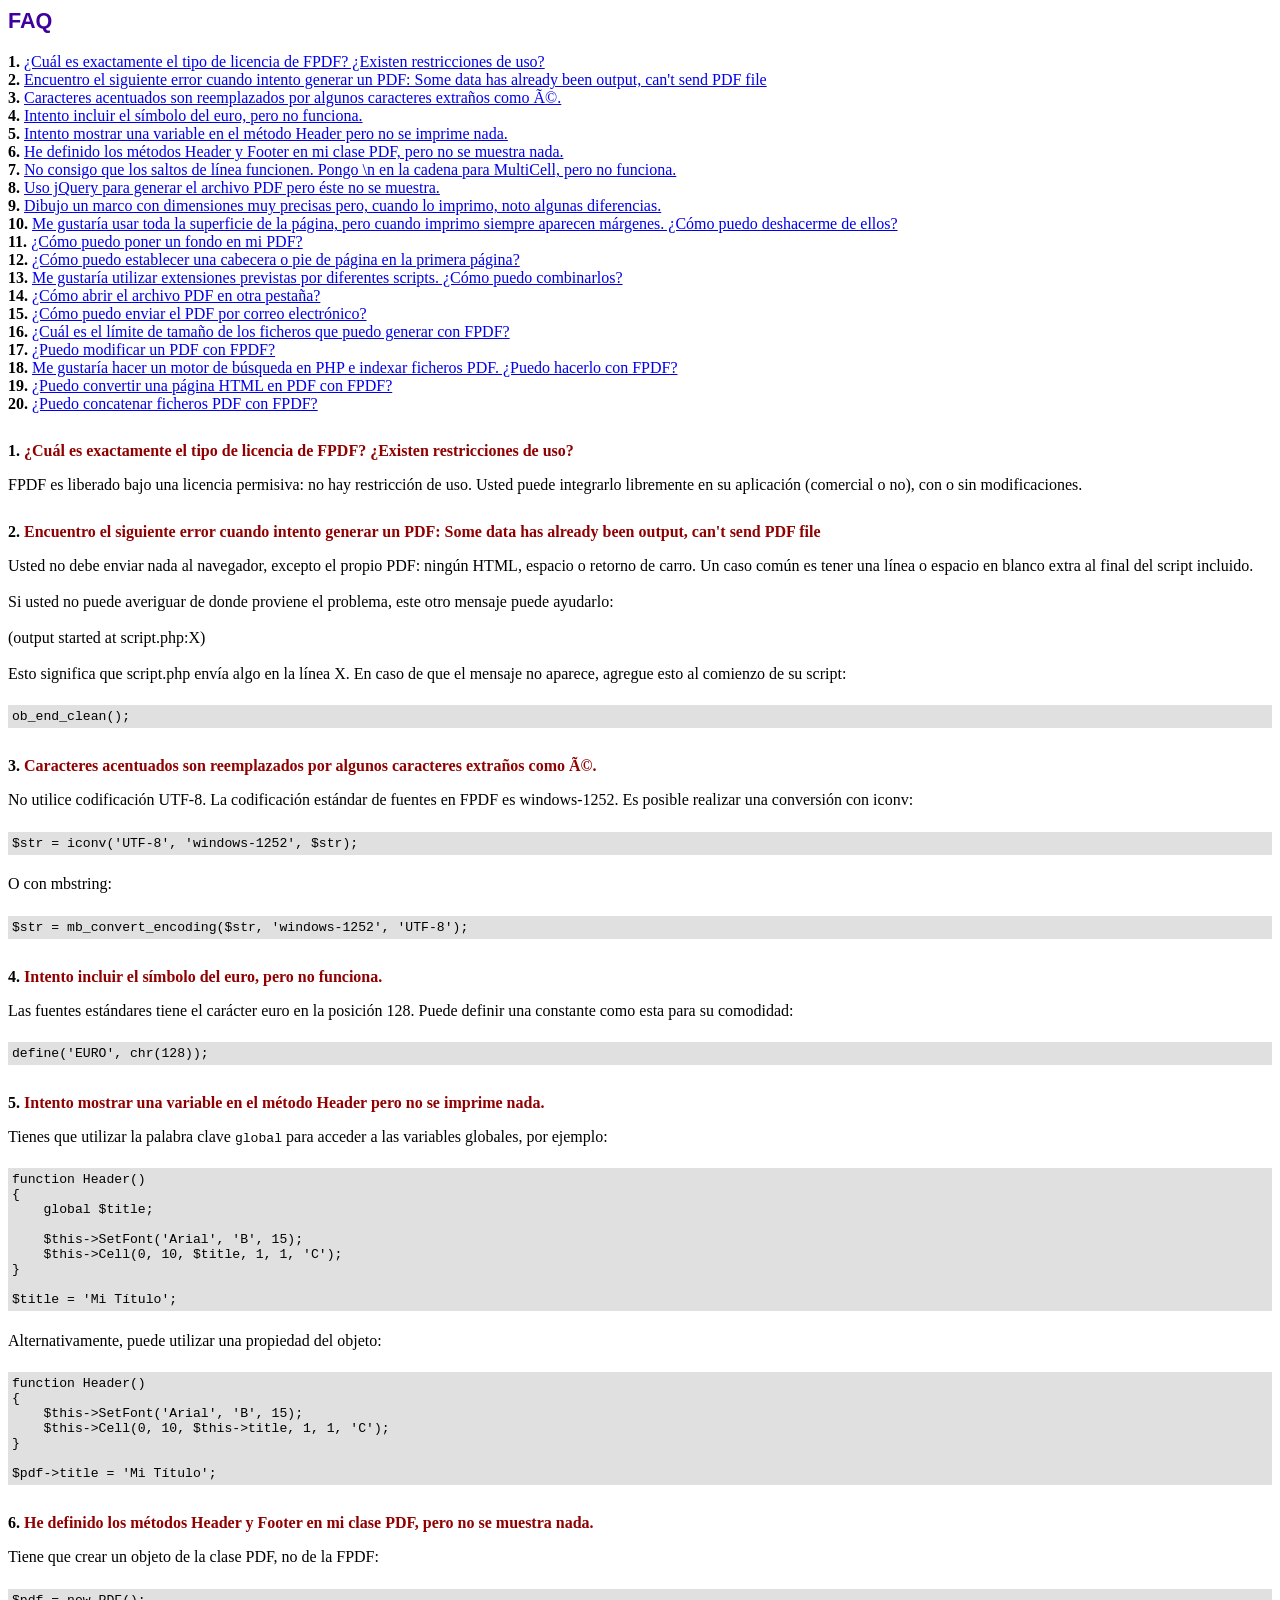
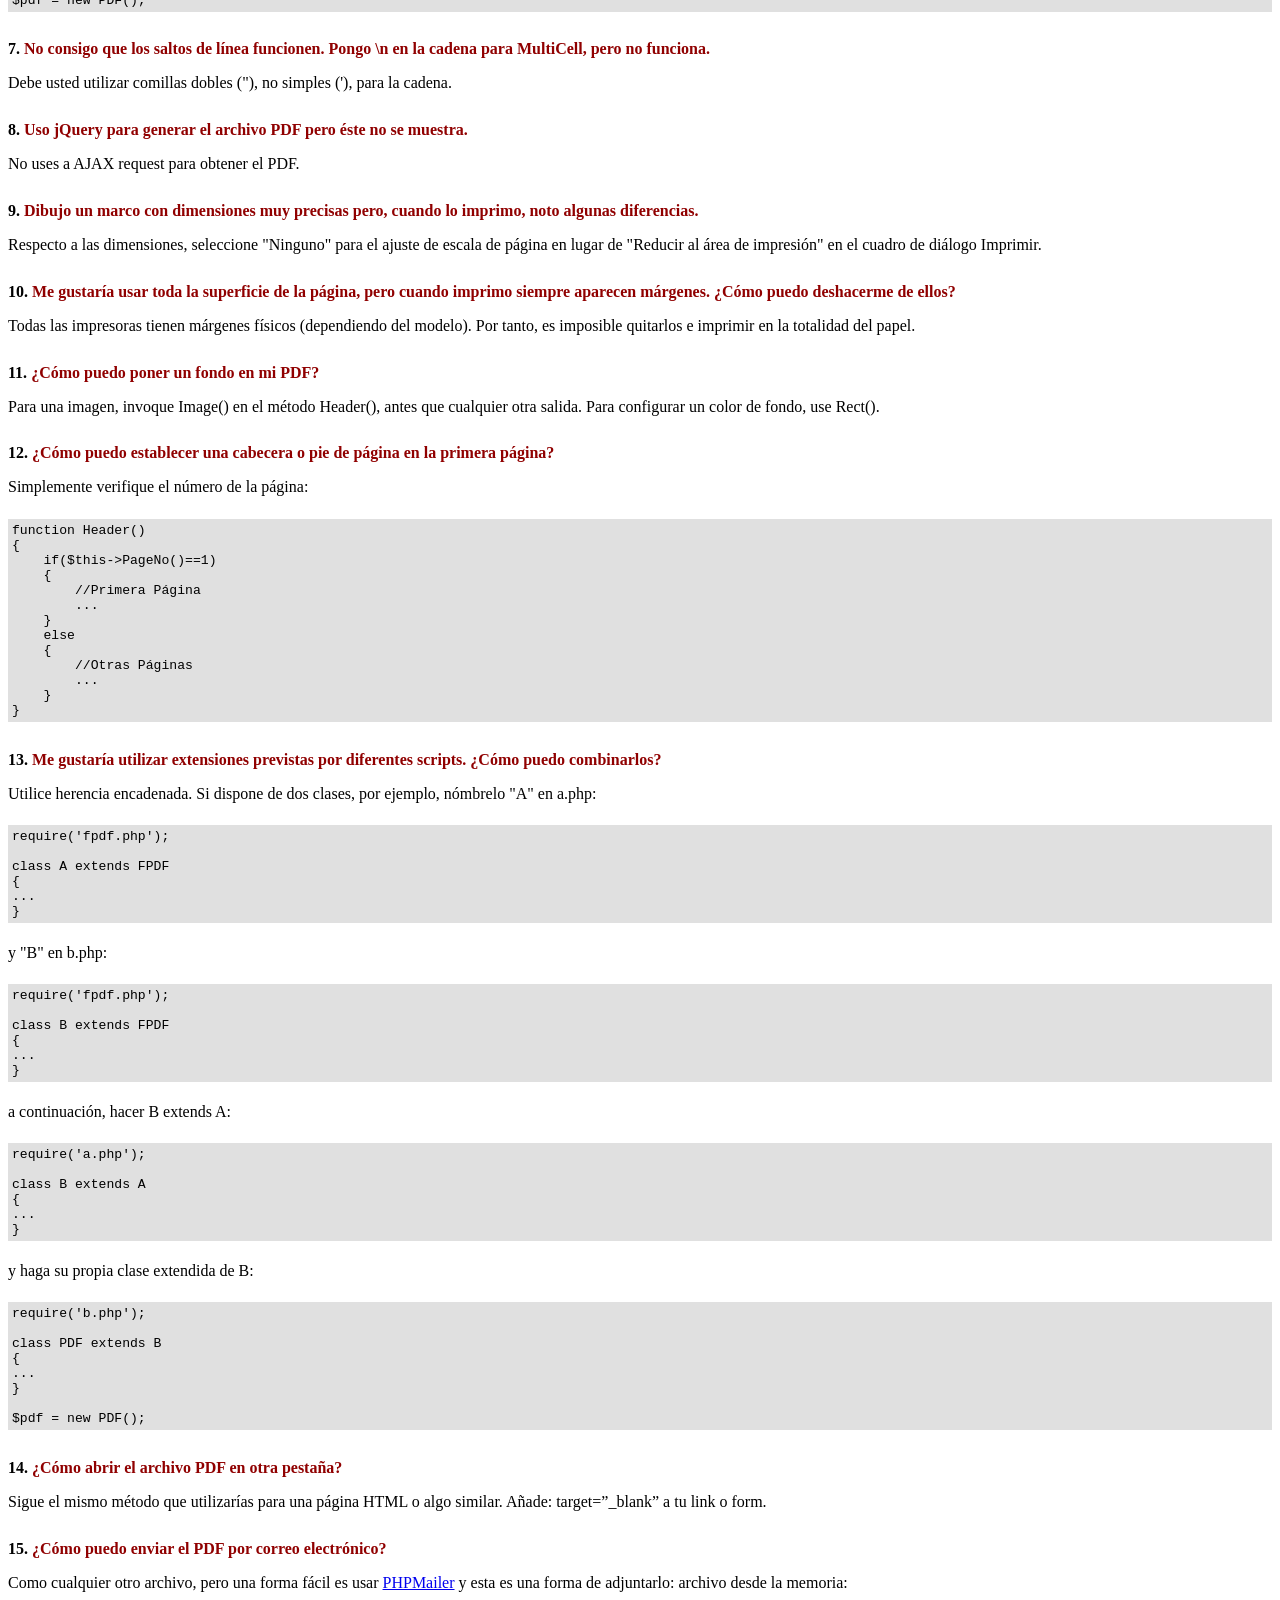
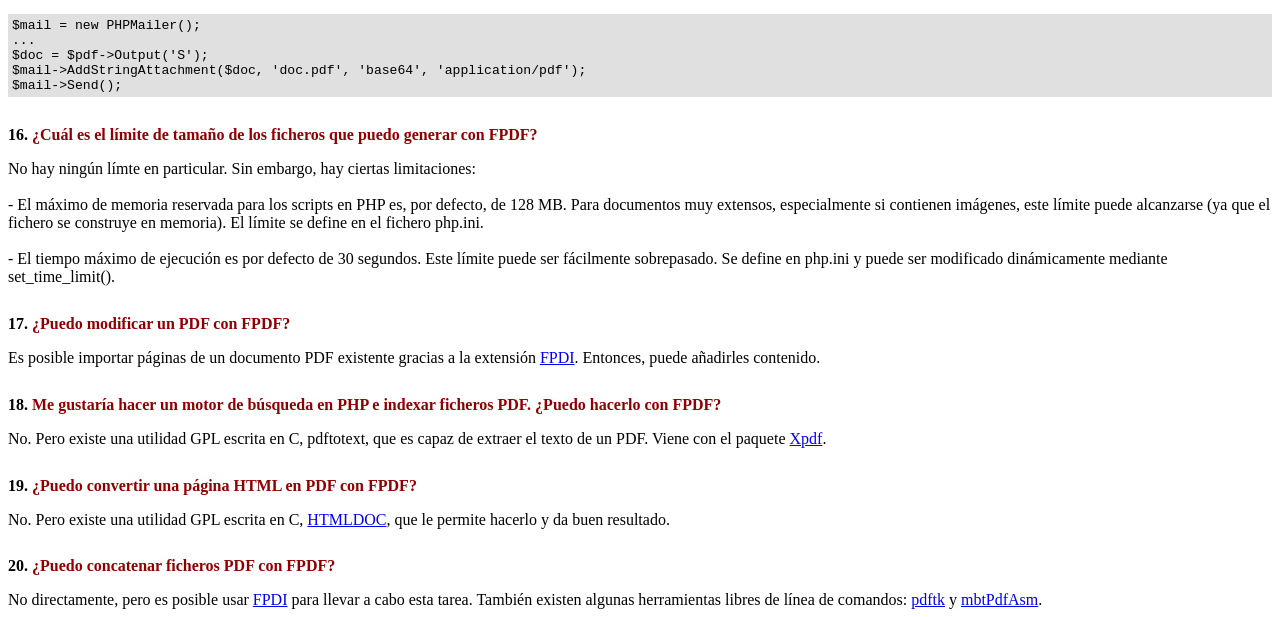
<file: lib/fpdf19/FAQ.htm>
<!DOCTYPE html PUBLIC "-//W3C//DTD HTML 4.01 Transitional//EN">
<html>
<head>
<meta http-equiv="Content-Type" content="text/html; charset=UTF-8">
<title>FAQ</title>
<link type="text/css" rel="stylesheet" href="fpdf.css">
<style type="text/css">
ul {list-style-type:none; margin:0; padding:0}
ul#answers li {margin-top:1.8em}
.question {font-weight:bold; color:#900000}
</style>
</head>
<body>
<h1>FAQ</h1>
<ul>
<li><b>1.</b> <a href='#q1'>¿Cuál es exactamente el tipo de licencia de FPDF? ¿Existen restricciones de uso?</a></li>
<li><b>2.</b> <a href='#q2'>Encuentro el siguiente error cuando intento generar un PDF: Some data has already been output, can't send PDF file</a></li>
<li><b>3.</b> <a href='#q3'>Caracteres acentuados son reemplazados por algunos caracteres extraños como Ã©.</a></li>
<li><b>4.</b> <a href='#q4'>Intento incluir el símbolo del euro, pero no funciona.</a></li>
<li><b>5.</b> <a href='#q5'>Intento mostrar una variable en el método Header pero no se imprime nada.</a></li>
<li><b>6.</b> <a href='#q6'>He definido los métodos Header y Footer en mi clase PDF, pero no se muestra nada.</a></li>
<li><b>7.</b> <a href='#q7'>No consigo que los saltos de línea funcionen. Pongo \n en la cadena para MultiCell, pero no funciona.</a></li>
<li><b>8.</b> <a href='#q8'>Uso jQuery para generar el archivo PDF pero éste no se muestra.</a></li>
<li><b>9.</b> <a href='#q9'>Dibujo un marco con dimensiones muy precisas pero, cuando lo imprimo, noto algunas diferencias.</a></li>
<li><b>10.</b> <a href='#q10'>Me gustaría usar toda la superficie de la página, pero cuando imprimo siempre aparecen márgenes. ¿Cómo puedo deshacerme de ellos?</a></li>
<li><b>11.</b> <a href='#q11'>¿Cómo puedo poner un fondo en mi PDF?</a></li>
<li><b>12.</b> <a href='#q12'>¿Cómo puedo establecer una cabecera o pie de página en la primera página?</a></li>
<li><b>13.</b> <a href='#q13'>Me gustaría utilizar extensiones previstas por diferentes scripts. ¿Cómo puedo combinarlos?</a></li>
<li><b>14.</b> <a href='#q14'>¿Cómo abrir el archivo PDF en otra pestaña?</a></li>
<li><b>15.</b> <a href='#q15'>¿Cómo puedo enviar el PDF por correo electrónico?</a></li>
<li><b>16.</b> <a href='#q16'>¿Cuál es el límite de tamaño de los ficheros que puedo generar con FPDF?</a></li>
<li><b>17.</b> <a href='#q17'>¿Puedo modificar un PDF con FPDF?</a></li>
<li><b>18.</b> <a href='#q18'>Me gustaría hacer un motor de búsqueda en PHP e indexar ficheros PDF. ¿Puedo hacerlo con FPDF?</a></li>
<li><b>19.</b> <a href='#q19'>¿Puedo convertir una página HTML en PDF con FPDF?</a></li>
<li><b>20.</b> <a href='#q20'>¿Puedo concatenar ficheros PDF con FPDF?</a></li>
</ul>

<ul id='answers'>
<li id='q1'>
<p><b>1.</b> <span class='question'>¿Cuál es exactamente el tipo de licencia de FPDF? ¿Existen restricciones de uso?</span></p>
FPDF es liberado bajo una licencia permisiva: no hay restricción de uso. Usted puede integrarlo
libremente en su aplicación (comercial o no), con o sin modificaciones.
</li>

<li id='q2'>
<p><b>2.</b> <span class='question'>Encuentro el siguiente error cuando intento generar un PDF: Some data has already been output, can't send PDF file</span></p>
Usted no debe enviar nada al navegador, excepto el propio PDF: ningún HTML, espacio o retorno de carro. Un caso común
es tener una línea o espacio en blanco extra al final del script incluido.<br>
<br>
Si usted no puede averiguar de donde proviene el problema, este otro mensaje puede ayudarlo:<br>
<br>
(output started at script.php:X)<br>
<br>
Esto significa que script.php envía algo en la línea X. En caso de que el mensaje no aparece, agregue esto al
comienzo de su script:
<div class="doc-source">
<pre><code>ob_end_clean();</code></pre>
</div>
</li>

<li id='q3'>
<p><b>3.</b> <span class='question'>Caracteres acentuados son reemplazados por algunos caracteres extraños como Ã©.</span></p>
No utilice codificación UTF-8. La codificación estándar de fuentes en FPDF es windows-1252.
Es posible realizar una conversión con iconv:
<div class="doc-source">
<pre><code>$str = iconv('UTF-8', 'windows-1252', $str);</code></pre>
</div>
O con mbstring:
<div class="doc-source">
<pre><code>$str = mb_convert_encoding($str, 'windows-1252', 'UTF-8');</code></pre>
</div>
</li>

<li id='q4'>
<p><b>4.</b> <span class='question'>Intento incluir el símbolo del euro, pero no funciona.</span></p>
Las fuentes estándares tiene el carácter euro en la posición 128. Puede definir una constante
como esta para su comodidad:
<div class="doc-source">
<pre><code>define('EURO', chr(128));</code></pre>
</div>
</li>

<li id='q5'>
<p><b>5.</b> <span class='question'>Intento mostrar una variable en el método Header pero no se imprime nada.</span></p>
Tienes que utilizar la palabra clave <code>global</code> para acceder a las variables globales, por ejemplo:
<div class="doc-source">
<pre><code>function Header()
{
    global $title;

    $this-&gt;SetFont('Arial', 'B', 15);
    $this-&gt;Cell(0, 10, $title, 1, 1, 'C');
}

$title = 'Mi Título';</code></pre>
</div>
Alternativamente, puede utilizar una propiedad del objeto:
<div class="doc-source">
<pre><code>function Header()
{
    $this-&gt;SetFont('Arial', 'B', 15);
    $this-&gt;Cell(0, 10, $this-&gt;title, 1, 1, 'C');
}

$pdf-&gt;title = 'Mi Título';</code></pre>
</div>
</li>

<li id='q6'>
<p><b>6.</b> <span class='question'>He definido los métodos Header y Footer en mi clase PDF, pero no se muestra nada.</span></p>
Tiene que crear un objeto de la clase PDF, no de la FPDF:
<div class="doc-source">
<pre><code>$pdf = new PDF();</code></pre>
</div>
</li>

<li id='q7'>
<p><b>7.</b> <span class='question'>No consigo que los saltos de línea funcionen. Pongo \n en la cadena para MultiCell, pero no funciona.</span></p>
Debe usted utilizar comillas dobles ("), no simples ('), para la cadena.
</li>

<li id='q8'>
<p><b>8.</b> <span class='question'>Uso jQuery para generar el archivo PDF pero éste no se muestra.</span></p>
No uses a AJAX request para obtener el PDF.
</li>

<li id='q9'>
<p><b>9.</b> <span class='question'>Dibujo un marco con dimensiones muy precisas pero, cuando lo imprimo, noto algunas diferencias.</span></p>
Respecto a las dimensiones, seleccione "Ninguno" para el ajuste de escala de página en lugar de "Reducir al área de impresión" en el cuadro de diálogo Imprimir.
</li>

<li id='q10'>
<p><b>10.</b> <span class='question'>Me gustaría usar toda la superficie de la página, pero cuando imprimo siempre aparecen márgenes. ¿Cómo puedo deshacerme de ellos?</span></p>
Todas las impresoras tienen márgenes físicos (dependiendo del modelo). Por tanto, es imposible quitarlos
e imprimir en la totalidad del papel.
</li>

<li id='q11'>
<p><b>11.</b> <span class='question'>¿Cómo puedo poner un fondo en mi PDF?</span></p>
Para una imagen, invoque Image() en el método Header(), antes que cualquier otra salida. Para configurar un color de fondo, use Rect().
</li>

<li id='q12'>
<p><b>12.</b> <span class='question'>¿Cómo puedo establecer una cabecera o pie de página en la primera página?</span></p>
Simplemente verifique el número de la página:
<div class="doc-source">
<pre><code>function Header()
{
    if($this-&gt;PageNo()==1)
    {
        //Primera Página
        ...
    }
    else
    {
        //Otras Páginas
        ...
    }
}</code></pre>
</div>
</li>

<li id='q13'>
<p><b>13.</b> <span class='question'>Me gustaría utilizar extensiones previstas por diferentes scripts. ¿Cómo puedo combinarlos?</span></p>
Utilice herencia encadenada. Si dispone de dos clases, por ejemplo, nómbrelo "A" en a.php:
<div class="doc-source">
<pre><code>require('fpdf.php');

class A extends FPDF
{
...
}</code></pre>
</div>
y "B" en b.php:
<div class="doc-source">
<pre><code>require('fpdf.php');

class B extends FPDF
{
...
}</code></pre>
</div>
a continuación, hacer B extends A:
<div class="doc-source">
<pre><code>require('a.php');

class B extends A
{
...
}</code></pre>
</div>
y haga su propia clase extendida de B:
<div class="doc-source">
<pre><code>require('b.php');

class PDF extends B
{
...
}

$pdf = new PDF();</code></pre>
</div>
</li>

<li id='q14'>
<p><b>14.</b> <span class='question'>¿Cómo abrir el archivo PDF en otra pestaña?</span></p>
Sigue el mismo método que utilizarías para una página HTML o algo similar.
Añade: target=”_blank” a tu link o form.
</li>

<li id='q15'>
<p><b>15.</b> <span class='question'>¿Cómo puedo enviar el PDF por correo electrónico?</span></p>
Como cualquier otro archivo, pero una forma fácil es usar <a href="https://github.com/PHPMailer/PHPMailer" target="_blank">PHPMailer</a>
y esta es una forma de adjuntarlo: archivo desde la memoria:
<div class="doc-source">
<pre><code>$mail = new PHPMailer();
...
$doc = $pdf-&gt;Output('S');
$mail-&gt;AddStringAttachment($doc, 'doc.pdf', 'base64', 'application/pdf');
$mail-&gt;Send();</code></pre>
</div>
</li>

<li id='q16'>
<p><b>16.</b> <span class='question'>¿Cuál es el límite de tamaño de los ficheros que puedo generar con FPDF?</span></p>
No hay ningún límte en particular. Sin embargo, hay ciertas limitaciones:
<br>
<br>
- El máximo de memoria reservada para los scripts en PHP es, por defecto, de 128 MB. Para documentos
muy extensos, especialmente si contienen imágenes, este límite puede alcanzarse (ya que el fichero
se construye en memoria). El límite se define en el fichero php.ini.
<br>
<br>
- El tiempo máximo de ejecución es por defecto de 30 segundos. Este límite puede ser fácilmente
sobrepasado. Se define en php.ini y puede ser modificado dinámicamente mediante set_time_limit().
</li>

<li id='q17'>
<p><b>17.</b> <span class='question'>¿Puedo modificar un PDF con FPDF?</span></p>
Es posible importar páginas de un documento PDF existente gracias a la extensión
<a href="https://www.setasign.com/products/fpdi/about/" target="_blank">FPDI</a>.
Entonces, puede añadirles contenido.
</li>

<li id='q18'>
<p><b>18.</b> <span class='question'>Me gustaría hacer un motor de búsqueda en PHP e indexar ficheros PDF. ¿Puedo hacerlo con FPDF?</span></p>
No. Pero existe una utilidad GPL escrita en C, pdftotext, que es capaz de extraer el texto de
un PDF. Viene con el paquete <a href="https://www.xpdfreader.com" target="_blank">Xpdf</a>.
</li>

<li id='q19'>
<p><b>19.</b> <span class='question'>¿Puedo convertir una página HTML en PDF con FPDF?</span></p>
No. Pero existe una utilidad GPL escrita en C, <a href="https://www.msweet.org/htmldoc/" target="_blank">HTMLDOC</a>,
que le permite hacerlo y da buen resultado.
</li>

<li id='q20'>
<p><b>20.</b> <span class='question'>¿Puedo concatenar ficheros PDF con FPDF?</span></p>
No directamente, pero es posible usar <a href="https://www.setasign.com/products/fpdi/demos/concatenate-fake/" target="_blank">FPDI</a>
para llevar a cabo esta tarea. También existen algunas herramientas libres de línea de comandos:
<a href="https://www.pdflabs.com/tools/pdftk-the-pdf-toolkit/" target="_blank">pdftk</a> y
<a href="http://thierry.schmit.free.fr/spip/spip.php?article15" target="_blank">mbtPdfAsm</a>.
</li>
</ul>
</body>
</html>
</file>
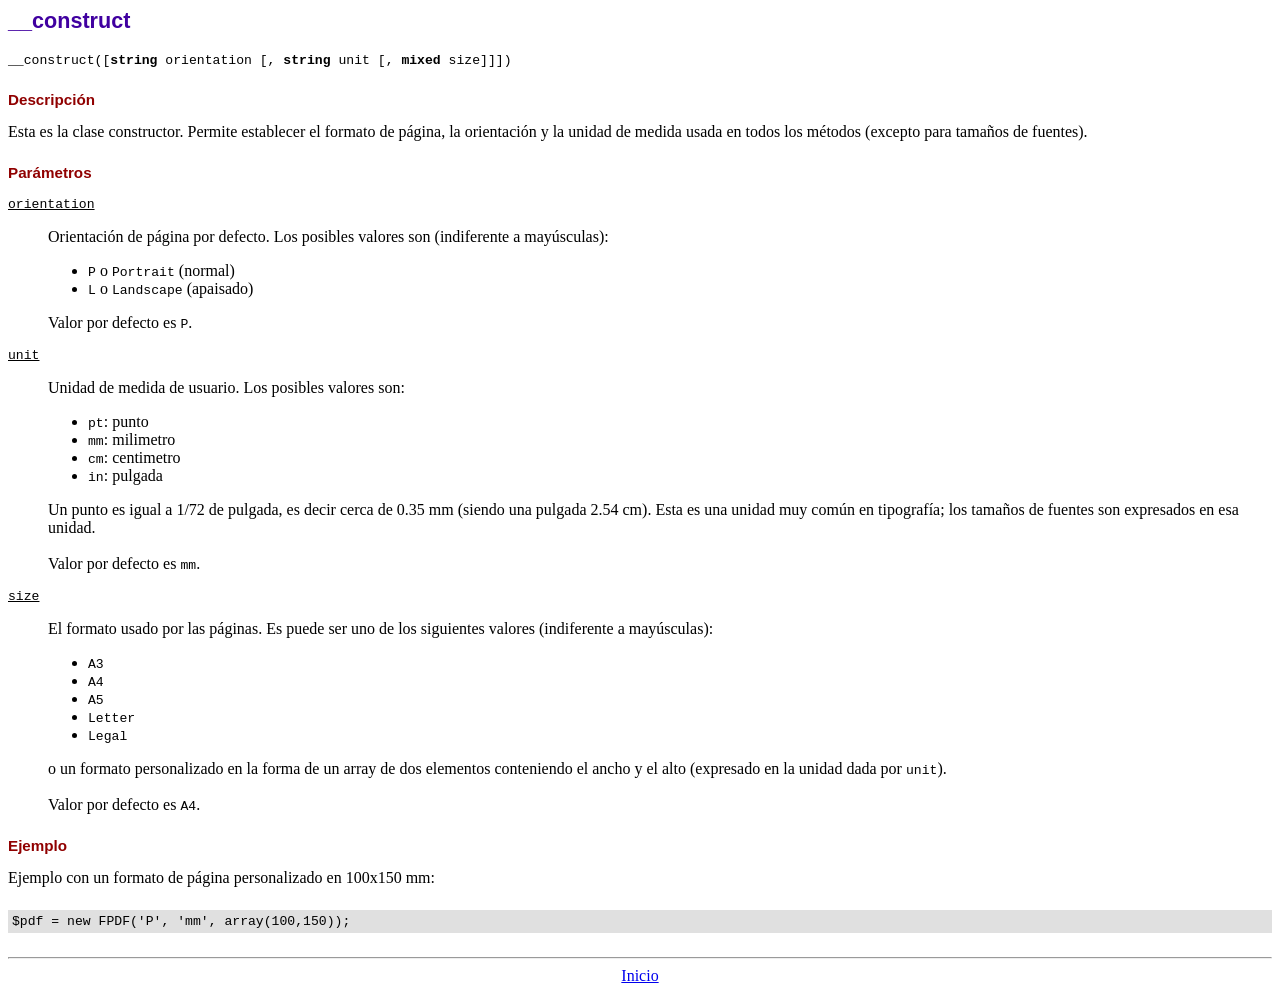
<file: lib/fpdf19/doc/__construct.htm>
<!DOCTYPE html PUBLIC "-//W3C//DTD HTML 4.01 Transitional//EN">
<html>
<head>
<meta http-equiv="Content-Type" content="text/html; charset=UTF-8">
<title>__construct</title>
<link type="text/css" rel="stylesheet" href="../fpdf.css">
</head>
<body>
<h1>__construct</h1>
<code>__construct([<b>string</b> orientation [, <b>string</b> unit [, <b>mixed</b> size]]])</code>
<h2>Descripción</h2>
Esta es la clase constructor. Permite establecer el formato de página, la orientación y la unidad de medida usada en todos los métodos (excepto para tamaños de fuentes).
<h2>Parámetros</h2>
<dl class="param">
<dt><code>orientation</code></dt>
<dd>
Orientación de página por defecto. Los posibles valores son (indiferente a mayúsculas):
<ul>
<li><code>P</code> o <code>Portrait</code> (normal)
<li><code>L</code> o <code>Landscape</code> (apaisado)
</ul>
Valor por defecto es <code>P</code>.
</dd>
<dt><code>unit</code></dt>
<dd>
Unidad de medida de usuario. Los posibles valores son:
<ul>
<li><code>pt</code>: punto
<li><code>mm</code>: milimetro
<li><code>cm</code>: centimetro
<li><code>in</code>: pulgada
</ul>
Un punto es igual a 1/72 de pulgada, es decir cerca de 0.35 mm (siendo una pulgada 2.54 cm). Esta es una unidad muy común en tipografía; los tamaños de fuentes son expresados en esa unidad.
<br>
<br>
Valor por defecto es <code>mm</code>.
</dd>
<dt><code>size</code></dt>
<dd>
El formato usado por las páginas. Es puede ser uno de los siguientes valores (indiferente a mayúsculas):
<ul>
<li><code>A3</code>
<li><code>A4</code>
<li><code>A5</code>
<li><code>Letter</code>
<li><code>Legal</code>
</ul>
o un formato personalizado en la forma de un array de dos elementos conteniendo el ancho y el alto (expresado en la unidad dada por <code>unit</code>).
<br>
<br>
Valor por defecto es <code>A4</code>.
</dd>
</dl>
<h2>Ejemplo</h2>
Ejemplo con un formato de página personalizado en 100x150 mm:
<div class="doc-source">
<pre><code>$pdf = new FPDF('P', 'mm', array(100,150));</code></pre>
</div>
<hr style="margin-top:1.5em">
<div style="text-align:center"><a href="index.htm">Inicio</a></div>
</body>
</html>
</file>
<file: css/style.css>
*{box-sizing:border-box}
body{font-family:system-ui,"Segoe UI",Arial,sans-serif;margin:0;background:#f1f3f6;color:#2c3e50}
.container{max-width:1000px;margin:0 auto;padding:16px}
header{background:#1e3a5f;color:#fff;padding:18px;border-radius:10px;margin-bottom:16px;text-align:center}
header h1{margin:0 0 8px;font-size:1.5em}
nav a{color:#fff;margin:0 10px;text-decoration:none;font-weight:600}
nav a:hover{text-decoration:underline}
.card,.form-container,.estudiantes-registrados,.camera-section,.asistencia-resultados,.filtros,.historial-container{background:#fff;padding:18px;border-radius:10px;margin-bottom:16px;box-shadow:0 2px 8px rgba(0,0,0,.08)}
.form-group{margin-bottom:14px}
label{display:block;font-weight:600;margin-bottom:4px}
input,select{width:100%;padding:10px;border:1px solid #ccd;border-radius:6px;font-size:16px}
button{padding:10px 18px;border:0;border-radius:6px;font-size:16px;font-weight:600;cursor:pointer;background:#1e3a5f;color:#fff;margin:4px 2px}
.btn-verde{background:#28a745}.btn-gris{background:#6c757d}.btn-rojo{background:#c0392b}
button:disabled{background:#bbb;cursor:not-allowed}
.video-box{max-width:480px;margin:0 auto;background:#000;border-radius:10px;overflow:hidden}
.video-box video{width:100%;display:block}
.video-box video.espejo{transform:scaleX(-1)}
#estado{margin-top:12px;padding:16px;border-radius:8px;text-align:center;font-size:1.2em;font-weight:600}
.ok{background:#d4edda;color:#155724}.warn{background:#fff3cd;color:#856404}
.err{background:#f8d7da;color:#721c24}.info{background:#e2e3e5;color:#383d41}
table{width:100%;border-collapse:collapse}
th,td{padding:8px;border-bottom:1px solid #e3e6ea;text-align:left}
th{background:#f1f3f6}
.item{padding:10px;border-left:4px solid #1e3a5f;background:#f8f9fa;margin:8px 0;border-radius:6px;display:flex;justify-content:space-between;align-items:center;gap:8px;flex-wrap:wrap}
.qr-card{text-align:center;padding:16px;border:2px dashed #1e3a5f;border-radius:10px;margin-top:12px}
.qr-card img{width:220px;height:220px;image-rendering:pixelated}
.menu-grid{display:grid;grid-template-columns:repeat(auto-fit,minmax(240px,1fr));gap:16px;margin:16px 0}
.menu-card{background:#fff;padding:26px;border-radius:10px;text-align:center;box-shadow:0 2px 8px rgba(0,0,0,.1);text-decoration:none;color:inherit;border:2px solid transparent;transition:.2s}
.menu-card:hover{transform:translateY(-4px);border-color:#1e3a5f}
.menu-card .icon{font-size:3em}
.filtros{display:grid;grid-template-columns:repeat(auto-fit,minmax(200px,1fr));gap:12px;align-items:end}
footer{text-align:center;color:#7f8c8d;padding:10px}
@media print{body *{visibility:hidden}#qrResultado,#qrResultado *{visibility:visible}#qrResultado{position:absolute;left:0;top:0}#qrResultado button,#qrResultado a{display:none}}

.hidden{display:none!important}
.badge{display:inline-block;padding:2px 10px;border-radius:10px;font-size:.85em;font-weight:600;background:#e2e3e5}
.badge.ok{background:#d4edda;color:#155724}.badge.err{background:#f8d7da;color:#721c24}
</file>
<file: lib/fpdf19/fpdf.css>
body {font-family:"Times New Roman",serif}
h1 {font:bold 135% Arial,sans-serif; color:#4000A0; margin-bottom:0.9em}
h2 {font:bold 95% Arial,sans-serif; color:#900000; margin-top:1.5em; margin-bottom:1em}
dl.param dt {text-decoration:underline}
dl.param dd {margin-top:1em; margin-bottom:1em}
dl.param ul {margin-top:1em; margin-bottom:1em}
tt, code, kbd {font-family:"Courier New",Courier,monospace; font-size:82%}
div.source {margin-top:1.4em; margin-bottom:1.3em}
div.source pre {display:table; border:1px solid #24246A; width:100%; margin:0em; font-family:inherit; font-size:100%}
div.source code {display:block; border:1px solid #C5C5EC; background-color:#F0F5FF; padding:6px; color:#000000}
div.doc-source {margin-top:1.4em; margin-bottom:1.3em}
div.doc-source pre {display:table; width:100%; margin:0em; font-family:inherit; font-size:100%}
div.doc-source code {display:block; background-color:#E0E0E0; padding:4px}
.kw {color:#000080; font-weight:bold}
.str {color:#CC0000}
.cmt {color:#008000}
p.demo {text-align:center; margin-top:-0.9em}
a.demo {text-decoration:none; font-weight:bold; color:#0000CC}
a.demo:link {text-decoration:none; font-weight:bold; color:#0000CC}
a.demo:hover {text-decoration:none; font-weight:bold; color:#0000FF}
a.demo:active {text-decoration:none; font-weight:bold; color:#0000FF}
</file>
